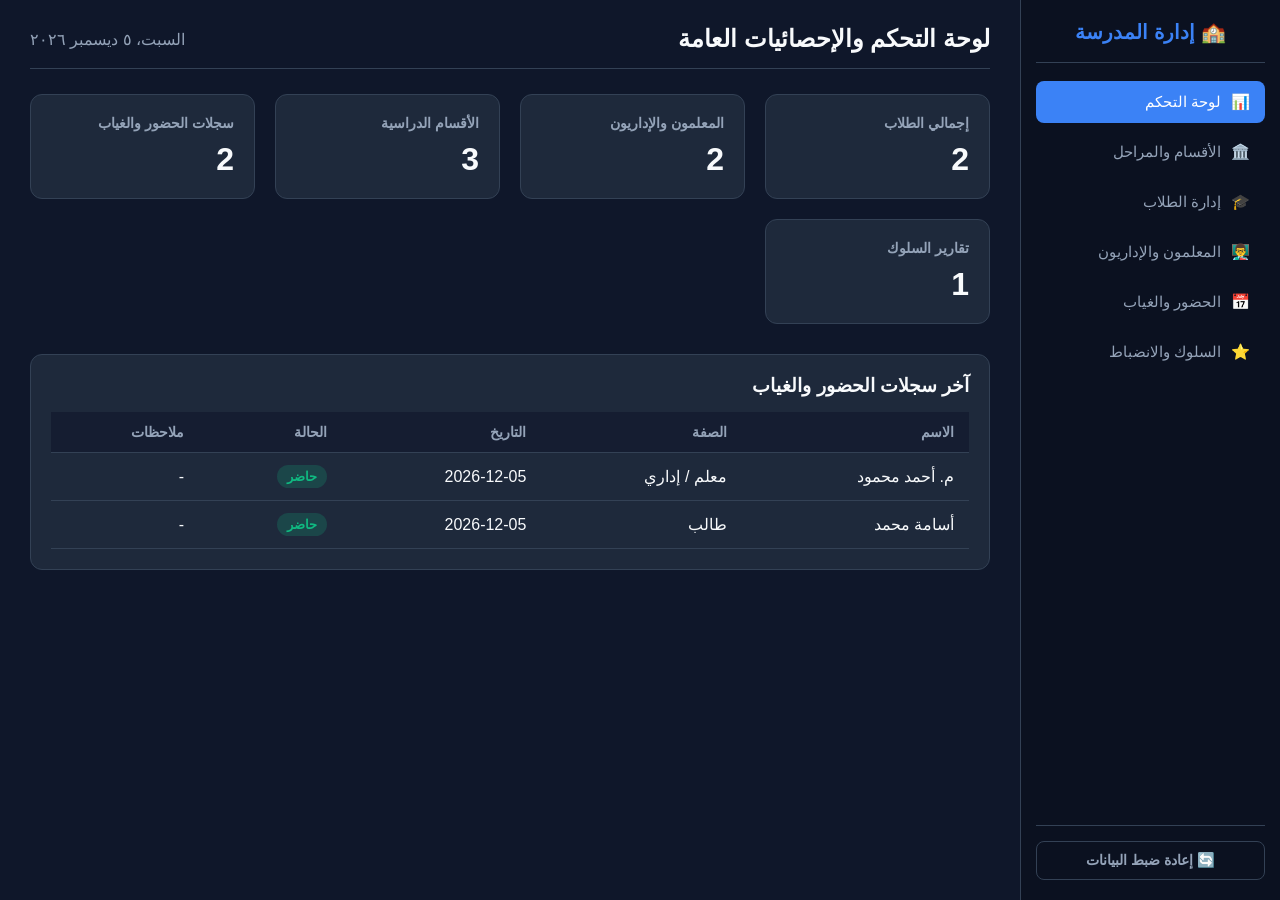
<file: index3.html>
<!doctype html>
<html lang="ar" dir="rtl">
  <head>
    <meta charset="UTF-8" />
    <meta name="viewport" content="width=device-width, initial-scale=1.0" />
    <title>نظام إدارة المدرسة المتكامل | نسخة التجربة الموحدة</title>
    <style>
      :root {
        --bg-main: #0f172a;
        --bg-card: #1e293b;
        --bg-sidebar: #0b1120;
        --border-color: #334155;
        --text-primary: #f8fafc;
        --text-secondary: #94a3b8;
        --accent: #3b82f6;
        --accent-hover: #2563eb;
        --success: #10b981;
        --warning: #f59e0b;
        --danger: #ef4444;
      }

      * {
        box-sizing: border-box;
        margin: 0;
        padding: 0;
        font-family: "Segoe UI", Tahoma, Geneva, Verdana, sans-serif;
      }

      body {
        background-color: var(--bg-main);
        color: var(--text-primary);
        display: flex;
        min-height: 100vh;
      }

      /* القائمة الجانبية */
      .sidebar {
        width: 260px;
        background-color: var(--bg-sidebar);
        border-left: 1px solid var(--border-color);
        padding: 20px 15px;
        display: flex;
        flex-direction: column;
        justify-content: space-between;
        position: fixed;
        height: 100vh;
        right: 0;
        top: 0;
        z-index: 100;
      }

      .brand {
        font-size: 1.25rem;
        font-weight: bold;
        color: var(--accent);
        padding-bottom: 18px;
        margin-bottom: 18px;
        border-bottom: 1px solid var(--border-color);
        text-align: center;
      }

      .nav-links {
        list-style: none;
        display: flex;
        flex-direction: column;
        gap: 8px;
      }

      .nav-links button {
        width: 100%;
        background: transparent;
        border: none;
        display: flex;
        align-items: center;
        gap: 10px;
        padding: 12px 15px;
        color: var(--text-secondary);
        border-radius: 8px;
        cursor: pointer;
        font-size: 0.95rem;
        font-weight: 500;
        transition: 0.2s;
        text-align: right;
      }

      .nav-links button:hover,
      .nav-links button.active {
        background-color: var(--accent);
        color: #fff;
      }

      .sidebar-footer {
        border-top: 1px solid var(--border-color);
        padding-top: 15px;
      }

      /* المحتوى الرئيسي */
      .main-content {
        margin-right: 260px;
        flex: 1;
        padding: 25px 30px;
      }

      .topbar {
        display: flex;
        justify-content: space-between;
        align-items: center;
        flex-wrap: wrap;
        gap: 15px;
        margin-bottom: 25px;
        padding-bottom: 15px;
        border-bottom: 1px solid var(--border-color);
      }

      .page-section {
        display: none;
        animation: fadeIn 0.25s ease-in-out;
      }

      .page-section.active {
        display: block;
      }

      @keyframes fadeIn {
        from {
          opacity: 0;
          transform: translateY(6px);
        }
        to {
          opacity: 1;
          transform: translateY(0);
        }
      }

      /* البطاقات الإحصائية */
      .stats-grid {
        display: grid;
        grid-template-columns: repeat(auto-fit, minmax(200px, 1fr));
        gap: 20px;
        margin-bottom: 30px;
      }

      .stat-card {
        background-color: var(--bg-card);
        border: 1px solid var(--border-color);
        padding: 20px;
        border-radius: 12px;
      }

      .stat-card h3 {
        font-size: 0.9rem;
        color: var(--text-secondary);
        margin-bottom: 10px;
      }

      .stat-card .number {
        font-size: 2rem;
        font-weight: bold;
        color: var(--text-primary);
      }

      /* البطاقات والنماذج */
      .card-box {
        background-color: var(--bg-card);
        border: 1px solid var(--border-color);
        border-radius: 12px;
        padding: 20px;
        margin-bottom: 25px;
      }

      .form-grid {
        display: grid;
        grid-template-columns: repeat(auto-fit, minmax(200px, 1fr));
        gap: 15px;
        margin-top: 15px;
      }

      input,
      select {
        width: 100%;
        padding: 10px 12px;
        background-color: var(--bg-main);
        border: 1px solid var(--border-color);
        border-radius: 8px;
        color: var(--text-primary);
        outline: none;
        font-size: 0.95rem;
      }

      input:focus,
      select:focus {
        border-color: var(--accent);
      }

      .btn {
        padding: 10px 18px;
        border: none;
        border-radius: 8px;
        cursor: pointer;
        font-weight: 600;
        transition: 0.2s;
        font-size: 0.9rem;
      }

      .btn-primary {
        background-color: var(--accent);
        color: #fff;
      }
      .btn-primary:hover {
        background-color: var(--accent-hover);
      }
      .btn-danger {
        background-color: var(--danger);
        color: #fff;
        padding: 6px 12px;
        font-size: 0.85rem;
      }
      .btn-outline {
        width: 100%;
        background: transparent;
        border: 1px solid var(--border-color);
        color: var(--text-secondary);
      }
      .btn-outline:hover {
        border-color: var(--warning);
        color: var(--warning);
      }

      /* الجداول */
      .table-container {
        overflow-x: auto;
      }

      table {
        width: 100%;
        border-collapse: collapse;
        margin-top: 15px;
      }

      th,
      td {
        padding: 12px 15px;
        text-align: right;
        border-bottom: 1px solid var(--border-color);
      }

      th {
        background-color: rgba(15, 23, 42, 0.6);
        color: var(--text-secondary);
        font-size: 0.9rem;
      }

      .badge {
        padding: 4px 10px;
        border-radius: 20px;
        font-size: 0.8rem;
        font-weight: bold;
        display: inline-block;
      }

      .badge-success {
        background: rgba(16, 185, 129, 0.2);
        color: var(--success);
      }
      .badge-danger {
        background: rgba(239, 68, 68, 0.2);
        color: var(--danger);
      }
      .badge-warning {
        background: rgba(245, 158, 11, 0.2);
        color: var(--warning);
      }

      @media (max-width: 768px) {
        .sidebar {
          width: 70px;
          padding: 15px 8px;
        }
        .brand,
        .nav-links span.label,
        .sidebar-footer {
          display: none;
        }
        .nav-links button {
          justify-content: center;
          padding: 12px;
        }
        .main-content {
          margin-right: 70px;
          padding: 15px;
        }
      }
    </style>
  </head>
  <body>
    <!-- القائمة الجانبية -->
    <aside class="sidebar">
      <div>
        <div class="brand">🏫 إدارة المدرسة</div>
        <ul class="nav-links" id="navMenu">
          <li>
            <button class="active" data-target="dashboard">
              <span>📊</span><span class="label">لوحة التحكم</span>
            </button>
          </li>
          <li>
            <button data-target="departments">
              <span>🏛️</span><span class="label">الأقسام والمراحل</span>
            </button>
          </li>
          <li>
            <button data-target="students">
              <span>🎓</span><span class="label">إدارة الطلاب</span>
            </button>
          </li>
          <li>
            <button data-target="teachers">
              <span>👨‍🏫</span><span class="label">المعلمون والإداريون</span>
            </button>
          </li>
          <li>
            <button data-target="attendance">
              <span>📅</span><span class="label">الحضور والغياب</span>
            </button>
          </li>
          <li>
            <button data-target="behavior">
              <span>⭐</span><span class="label">السلوك والانضباط</span>
            </button>
          </li>
        </ul>
      </div>
      <div class="sidebar-footer">
        <button class="btn btn-outline" onclick="resetDemoData()">
          🔄 إعادة ضبط البيانات
        </button>
      </div>
    </aside>

    <!-- المحتوى الرئيسي -->
    <main class="main-content">
      <!-- 1. لوحة التحكم -->
      <section id="dashboard" class="page-section active">
        <div class="topbar">
          <h1>لوحة التحكم والإحصائيات العامة</h1>
          <span id="todayDate" style="color: var(--text-secondary)"></span>
        </div>
        <div class="stats-grid" id="statsGrid"></div>
        <div class="card-box">
          <h3>آخر سجلات الحضور والغياب</h3>
          <div class="table-container">
            <table>
              <thead>
                <tr>
                  <th>الاسم</th>
                  <th>الصفة</th>
                  <th>التاريخ</th>
                  <th>الحالة</th>
                  <th>ملاحظات</th>
                </tr>
              </thead>
              <tbody id="recentAttendance"></tbody>
            </table>
          </div>
        </div>
      </section>

      <!-- 2. الأقسام والمراحل -->
      <section id="departments" class="page-section">
        <div class="topbar">
          <h1>إدارة الأقسام والمراحل الدراسية</h1>
        </div>
        <div class="card-box">
          <h3>إضافة قسم جديد</h3>
          <form id="deptForm" class="form-grid">
            <input
              type="text"
              id="deptName"
              placeholder="اسم القسم (مثال: قسم البرمجة)"
              required
            />
            <input
              type="text"
              id="deptHead"
              placeholder="رئيس القسم / المشرف"
              required
            />
            <input
              type="text"
              id="deptStage"
              placeholder="المرحلة الدراسية"
              required
            />
            <input
              type="number"
              id="deptCapacity"
              placeholder="السعة الاستيعابية"
              min="1"
              required
            />
            <button type="submit" class="btn btn-primary">حفظ القسم</button>
          </form>
        </div>
        <div class="card-box">
          <h3>قائمة الأقسام المسجلة</h3>
          <div class="table-container">
            <table>
              <thead>
                <tr>
                  <th>اسم القسم</th>
                  <th>رئيس القسم</th>
                  <th>المرحلة</th>
                  <th>السعة</th>
                  <th>إجراءات</th>
                </tr>
              </thead>
              <tbody id="deptTable"></tbody>
            </table>
          </div>
        </div>
      </section>

      <!-- 3. إدارة الطلاب -->
      <section id="students" class="page-section">
        <div class="topbar">
          <h1>إدارة شؤون الطلاب</h1>
          <input
            type="text"
            id="searchStudent"
            placeholder="🔍 ابحث باسم الطالب أو القسم..."
            style="max-width: 280px"
          />
        </div>
        <div class="card-box">
          <h3>تسجيل طالب جديد</h3>
          <form id="studentForm" class="form-grid">
            <input
              type="text"
              id="studentName"
              placeholder="اسم الطالب رباعي"
              required
            />
            <select id="studentDept" required></select>
            <input
              type="text"
              id="studentGrade"
              placeholder="الصف الدراسي"
              required
            />
            <input
              type="tel"
              id="parentPhone"
              placeholder="رقم ولي الأمر"
              required
            />
            <button type="submit" class="btn btn-primary">إضافة الطالب</button>
          </form>
        </div>
        <div class="card-box">
          <h3>سجل الطلاب</h3>
          <div class="table-container">
            <table>
              <thead>
                <tr>
                  <th>اسم الطالب</th>
                  <th>القسم</th>
                  <th>الصف</th>
                  <th>ولي الأمر</th>
                  <th>نقاط السلوك</th>
                  <th>إجراءات</th>
                </tr>
              </thead>
              <tbody id="studentsTable"></tbody>
            </table>
          </div>
        </div>
      </section>

      <!-- 4. المعلمون والإداريون -->
      <section id="teachers" class="page-section">
        <div class="topbar">
          <h1>إدارة المعلمين والإداريين</h1>
        </div>
        <div class="card-box">
          <h3>إضافة معلم أو موظف إداري</h3>
          <form id="staffForm" class="form-grid">
            <input
              type="text"
              id="staffName"
              placeholder="الاسم بالكامل"
              required
            />
            <select id="staffRole">
              <option value="معلم">معلم</option>
              <option value="معلم أول">معلم أول</option>
              <option value="مشرف قسم">مشرف قسم</option>
              <option value="إداري">إداري / شؤون</option>
              <option value="أمن / خدمات">أمن / خدمات</option>
            </select>
            <select id="staffDept" required></select>
            <input
              type="tel"
              id="staffPhone"
              placeholder="رقم الهاتف"
              required
            />
            <button type="submit" class="btn btn-primary">حفظ البيانات</button>
          </form>
        </div>
        <div class="card-box">
          <h3>قائمة الكادر التعليمي والإداري</h3>
          <div class="table-container">
            <table>
              <thead>
                <tr>
                  <th>الاسم</th>
                  <th>المسمى الوظيفي</th>
                  <th>القسم التابع له</th>
                  <th>رقم الهاتف</th>
                  <th>الحالة</th>
                  <th>إجراءات</th>
                </tr>
              </thead>
              <tbody id="staffTable"></tbody>
            </table>
          </div>
        </div>
      </section>

      <!-- 5. الحضور والغياب -->
      <section id="attendance" class="page-section">
        <div class="topbar">
          <h1>سجل الحضور والغياب اليومي</h1>
        </div>
        <div class="card-box">
          <h3>تسجيل حالة حضور / غياب</h3>
          <form id="attendanceForm" class="form-grid">
            <select id="personType" onchange="updatePersonList()">
              <option value="طالب">طالب</option>
              <option value="معلم / إداري">معلم / إداري</option>
            </select>
            <select id="personName" required></select>
            <input type="date" id="attDate" required />
            <select id="attStatus">
              <option value="حاضر">حاضر</option>
              <option value="غائب">غائب</option>
              <option value="متأخر">متأخر</option>
              <option value="إذن رسمي">إذن رسمي</option>
            </select>
            <input type="text" id="attNotes" placeholder="ملاحظات (اختياري)" />
            <button type="submit" class="btn btn-primary">تسجيل الحالة</button>
          </form>
        </div>
        <div class="card-box">
          <h3>سجل الحضور والغياب</h3>
          <div class="table-container">
            <table>
              <thead>
                <tr>
                  <th>التاريخ</th>
                  <th>الاسم</th>
                  <th>الصفة</th>
                  <th>الحالة</th>
                  <th>ملاحظات</th>
                  <th>إجراءات</th>
                </tr>
              </thead>
              <tbody id="attendanceTable"></tbody>
            </table>
          </div>
        </div>
      </section>

      <!-- 6. السلوك والانضباط -->
      <section id="behavior" class="page-section">
        <div class="topbar">
          <h1>سجل السلوك والانضباط الطلابي</h1>
        </div>
        <div class="card-box">
          <h3>تسجيل تقييم سلوكي أو مخالفة</h3>
          <form id="behaviorForm" class="form-grid">
            <select id="behStudent" required></select>
            <select id="behType">
              <option value="إيجابي">سلوك إيجابي / تميز (+)</option>
              <option value="مخالفة">مخالفة سلوكية (-)</option>
            </select>
            <input
              type="number"
              id="behPoints"
              placeholder="عدد النقاط (مثال: 5)"
              min="1"
              max="50"
              required
            />
            <input
              type="text"
              id="behReason"
              placeholder="السبب / التفاصيل"
              required
            />
            <button type="submit" class="btn btn-primary">
              تسجيل وتحديث النقاط
            </button>
          </form>
        </div>
        <div class="card-box">
          <h3>سجل السلوكيات</h3>
          <div class="table-container">
            <table>
              <thead>
                <tr>
                  <th>التاريخ</th>
                  <th>اسم الطالب</th>
                  <th>النوع</th>
                  <th>النقاط</th>
                  <th>السبب</th>
                  <th>إجراءات</th>
                </tr>
              </thead>
              <tbody id="behaviorTable"></tbody>
            </table>
          </div>
        </div>
      </section>
    </main>

    <script>
      // ================= 1. إدارة البيانات المركزية (DB) =================
      const DB = {
        init() {
          if (!localStorage.getItem("sms_demo_v1")) {
            const today = new Date().toISOString().split("T")[0];
            const initialData = {
              departments: [
                {
                  id: 1,
                  name: "قسم البرمجة وتطوير الويب",
                  head: "م. أحمد محمود",
                  stage: "الثانوي التكنولوجي",
                  capacity: 120,
                },
                {
                  id: 2,
                  name: "قسم الشبكات وأمن المعلومات",
                  head: "م. سارة علي",
                  stage: "الثانوي التكنولوجي",
                  capacity: 90,
                },
                {
                  id: 3,
                  name: "الإدارة وشؤون العاملين",
                  head: "أ. محمود حسن",
                  stage: "إداري",
                  capacity: 30,
                },
              ],
              students: [
                {
                  id: 1001,
                  name: "أسامة محمد",
                  department: "قسم البرمجة وتطوير الويب",
                  grade: "الصف الثاني الثانوي",
                  parentPhone: "01000000001",
                  behaviorScore: 105,
                },
                {
                  id: 1002,
                  name: "يوسف خالد",
                  department: "قسم الشبكات وأمن المعلومات",
                  grade: "الصف الأول الثانوي",
                  parentPhone: "01000000002",
                  behaviorScore: 95,
                },
              ],
              staff: [
                {
                  id: 201,
                  name: "م. أحمد محمود",
                  role: "معلم أول",
                  department: "قسم البرمجة وتطوير الويب",
                  phone: "01100000001",
                  status: "نشط",
                },
                {
                  id: 202,
                  name: "أ. محمود حسن",
                  role: "إداري",
                  department: "الإدارة وشؤون العاملين",
                  phone: "01100000002",
                  status: "نشط",
                },
              ],
              attendance: [
                {
                  id: 1,
                  date: today,
                  personName: "أسامة محمد",
                  personType: "طالب",
                  status: "حاضر",
                  notes: "-",
                },
                {
                  id: 2,
                  date: today,
                  personName: "م. أحمد محمود",
                  personType: "معلم / إداري",
                  status: "حاضر",
                  notes: "-",
                },
              ],
              behavior: [
                {
                  id: 1,
                  date: today,
                  studentName: "أسامة محمد",
                  type: "إيجابي",
                  points: "+5",
                  reason: "الالتزام وتسليم مشروع الويب في الموعد",
                },
              ],
            };

            for (const [key, value] of Object.entries(initialData)) {
              localStorage.setItem(`sms_demo_${key}`, JSON.stringify(value));
            }
            localStorage.setItem("sms_demo_v1", "true");
          }
        },

        getAll(table) {
          return JSON.parse(localStorage.getItem(`sms_demo_${table}`)) || [];
        },

        saveAll(table, data) {
          localStorage.setItem(`sms_demo_${table}`, JSON.stringify(data));
        },

        add(table, item) {
          const data = this.getAll(table);
          item.id = Date.now();
          data.push(item);
          this.saveAll(table, data);
          return item;
        },

        remove(table, id) {
          const data = this.getAll(table).filter((item) => item.id !== id);
          this.saveAll(table, data);
        },
      };

      function resetDemoData() {
        if (confirm("هل تريد استعادة البيانات التجريبية الافتراضية؟")) {
          localStorage.removeItem("sms_demo_v1");
          DB.init();
          refreshAllViews();
        }
      }

      // ================= 2. التنقل بين الأقسام (Tabs) =================
      document.querySelectorAll("#navMenu button").forEach((btn) => {
        btn.addEventListener("click", () => {
          document
            .querySelectorAll("#navMenu button")
            .forEach((b) => b.classList.remove("active"));
          document
            .querySelectorAll(".page-section")
            .forEach((sec) => sec.classList.remove("active"));

          btn.classList.add("active");
          const targetId = btn.getAttribute("data-target");
          document.getElementById(targetId).classList.add("active");
          refreshAllViews();
        });
      });

      // ================= 3. تحديث القوائم المنسدلة المشتركة =================
      function syncDropdowns() {
        const depts = DB.getAll("departments");
        const deptOptions = depts
          .map((d) => `<option value="${d.name}">${d.name}</option>`)
          .join("");
        document.getElementById("studentDept").innerHTML = deptOptions;
        document.getElementById("staffDept").innerHTML = deptOptions;

        const students = DB.getAll("students");
        document.getElementById("behStudent").innerHTML = students
          .map((s) => `<option value="${s.name}">${s.name}</option>`)
          .join("");

        updatePersonList();
      }

      function updatePersonList() {
        const type = document.getElementById("personType").value;
        const list =
          type === "طالب" ? DB.getAll("students") : DB.getAll("staff");
        document.getElementById("personName").innerHTML = list
          .map((p) => `<option value="${p.name}">${p.name}</option>`)
          .join("");
      }

      // ================= 4. لوحة التحكم =================
      function renderDashboard() {
        document.getElementById("todayDate").textContent =
          new Date().toLocaleDateString("ar-EG", {
            weekday: "long",
            year: "numeric",
            month: "long",
            day: "numeric",
          });

        const stats = [
          { title: "إجمالي الطلاب", count: DB.getAll("students").length },
          { title: "المعلمون والإداريون", count: DB.getAll("staff").length },
          { title: "الأقسام الدراسية", count: DB.getAll("departments").length },
          {
            title: "سجلات الحضور والغياب",
            count: DB.getAll("attendance").length,
          },
          { title: "تقارير السلوك", count: DB.getAll("behavior").length },
        ];

        document.getElementById("statsGrid").innerHTML = stats
          .map(
            (s) => `
        <div class="stat-card">
          <h3>${s.title}</h3>
          <div class="number">${s.count}</div>
        </div>
      `,
          )
          .join("");

        const recent = DB.getAll("attendance").slice(-5).reverse();
        document.getElementById("recentAttendance").innerHTML = recent
          .map(
            (a) => `
        <tr>
          <td>${a.personName}</td>
          <td>${a.personType}</td>
          <td>${a.date}</td>
          <td><span class="badge ${a.status === "حاضر" ? "badge-success" : a.status === "غائب" ? "badge-danger" : "badge-warning"}">${a.status}</span></td>
          <td>${a.notes}</td>
        </tr>
      `,
          )
          .join("");
      }

      // ================= 5. الأقسام والمراحل =================
      function renderDepartments() {
        const list = DB.getAll("departments");
        document.getElementById("deptTable").innerHTML = list
          .map(
            (d) => `
        <tr>
          <td>${d.name}</td>
          <td>${d.head}</td>
          <td>${d.stage}</td>
          <td>${d.capacity} طالب</td>
          <td><button class="btn btn-danger" onclick="deleteItem('departments', ${d.id})">حذف</button></td>
        </tr>
      `,
          )
          .join("");
      }

      document.getElementById("deptForm").addEventListener("submit", (e) => {
        e.preventDefault();
        DB.add("departments", {
          name: document.getElementById("deptName").value,
          head: document.getElementById("deptHead").value,
          stage: document.getElementById("deptStage").value,
          capacity: document.getElementById("deptCapacity").value,
        });
        e.target.reset();
        refreshAllViews();
      });

      // ================= 6. الطلاب =================
      function renderStudents(filter = "") {
        const students = DB.getAll("students").filter(
          (s) => s.name.includes(filter) || s.department.includes(filter),
        );

        document.getElementById("studentsTable").innerHTML = students
          .map(
            (s) => `
        <tr>
          <td>${s.name}</td>
          <td>${s.department}</td>
          <td>${s.grade}</td>
          <td>${s.parentPhone}</td>
          <td><span class="badge ${s.behaviorScore >= 80 ? "badge-success" : "badge-warning"}">${s.behaviorScore} نقطة</span></td>
          <td><button class="btn btn-danger" onclick="deleteItem('students', ${s.id})">حذف</button></td>
        </tr>
      `,
          )
          .join("");
      }

      document.getElementById("studentForm").addEventListener("submit", (e) => {
        e.preventDefault();
        DB.add("students", {
          name: document.getElementById("studentName").value,
          department: document.getElementById("studentDept").value,
          grade: document.getElementById("studentGrade").value,
          parentPhone: document.getElementById("parentPhone").value,
          behaviorScore: 100,
        });
        e.target.reset();
        refreshAllViews();
      });

      document
        .getElementById("searchStudent")
        .addEventListener("input", (e) => {
          renderStudents(e.target.value.trim());
        });

      // ================= 7. المعلمون والإداريون =================
      function renderStaff() {
        const staff = DB.getAll("staff");
        document.getElementById("staffTable").innerHTML = staff
          .map(
            (m) => `
        <tr>
          <td>${m.name}</td>
          <td>${m.role}</td>
          <td>${m.department}</td>
          <td>${m.phone}</td>
          <td><span class="badge badge-success">${m.status}</span></td>
          <td><button class="btn btn-danger" onclick="deleteItem('staff', ${m.id})">حذف</button></td>
        </tr>
      `,
          )
          .join("");
      }

      document.getElementById("staffForm").addEventListener("submit", (e) => {
        e.preventDefault();
        DB.add("staff", {
          name: document.getElementById("staffName").value,
          role: document.getElementById("staffRole").value,
          department: document.getElementById("staffDept").value,
          phone: document.getElementById("staffPhone").value,
          status: "نشط",
        });
        e.target.reset();
        refreshAllViews();
      });

      // ================= 8. الحضور والغياب =================
      document.getElementById("attDate").value = new Date()
        .toISOString()
        .split("T")[0];

      function renderAttendance() {
        const records = DB.getAll("attendance").slice().reverse();
        document.getElementById("attendanceTable").innerHTML = records
          .map((r) => {
            const badgeClass =
              r.status === "حاضر"
                ? "badge-success"
                : r.status === "غائب"
                  ? "badge-danger"
                  : "badge-warning";
            return `
          <tr>
            <td>${r.date}</td>
            <td>${r.personName}</td>
            <td>${r.personType}</td>
            <td><span class="badge ${badgeClass}">${r.status}</span></td>
            <td>${r.notes || "-"}</td>
            <td><button class="btn btn-danger" onclick="deleteItem('attendance', ${r.id})">حذف</button></td>
          </tr>
        `;
          })
          .join("");
      }

      document
        .getElementById("attendanceForm")
        .addEventListener("submit", (e) => {
          e.preventDefault();
          DB.add("attendance", {
            personType: document.getElementById("personType").value,
            personName: document.getElementById("personName").value,
            date: document.getElementById("attDate").value,
            status: document.getElementById("attStatus").value,
            notes: document.getElementById("attNotes").value || "-",
          });
          document.getElementById("attNotes").value = "";
          refreshAllViews();
        });

      // ================= 9. السلوك والانضباط =================
      function renderBehavior() {
        const records = DB.getAll("behavior").slice().reverse();
        document.getElementById("behaviorTable").innerHTML = records
          .map(
            (b) => `
        <tr>
          <td>${b.date}</td>
          <td>${b.studentName}</td>
          <td><span class="badge ${b.type === "إيجابي" ? "badge-success" : "badge-danger"}">${b.type}</span></td>
          <td><strong>${b.points}</strong></td>
          <td>${b.reason}</td>
          <td><button class="btn btn-danger" onclick="deleteItem('behavior', ${b.id})">حذف</button></td>
        </tr>
      `,
          )
          .join("");
      }

      document
        .getElementById("behaviorForm")
        .addEventListener("submit", (e) => {
          e.preventDefault();
          const studentName = document.getElementById("behStudent").value;
          const type = document.getElementById("behType").value;
          const rawPoints = parseInt(
            document.getElementById("behPoints").value,
            10,
          );
          const signedPoints =
            type === "إيجابي" ? `+${rawPoints}` : `-${rawPoints}`;

          const students = DB.getAll("students");
          const target = students.find((s) => s.name === studentName);
          if (target) {
            target.behaviorScore =
              type === "إيجابي"
                ? target.behaviorScore + rawPoints
                : Math.max(0, target.behaviorScore - rawPoints);
            DB.saveAll("students", students);
          }

          DB.add("behavior", {
            date: new Date().toISOString().split("T")[0],
            studentName,
            type,
            points: signedPoints,
            reason: document.getElementById("behReason").value,
          });

          e.target.reset();
          refreshAllViews();
        });

      // ================= 10. الحذف والتحديث الشامل =================
      function deleteItem(table, id) {
        DB.remove(table, id);
        refreshAllViews();
      }

      function refreshAllViews() {
        syncDropdowns();
        renderDashboard();
        renderDepartments();
        renderStudents(document.getElementById("searchStudent").value.trim());
        renderStaff();
        renderAttendance();
        renderBehavior();
      }

      // تشغيل النظام عند فتح الصفحة
      DB.init();
      refreshAllViews();
    </script>
  </body>
</html>
</file>
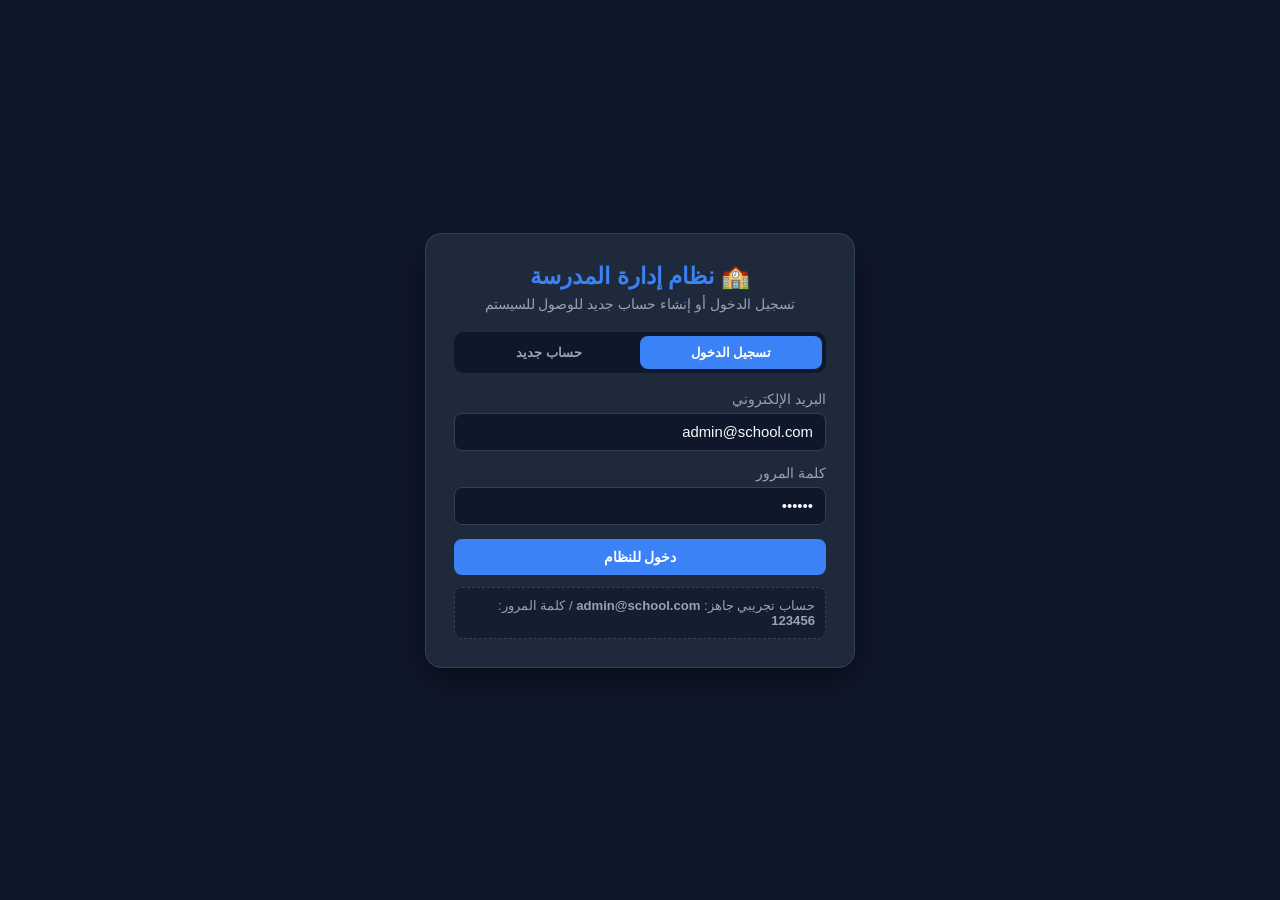
<file: index4.html>
<!doctype html>
<html lang="ar" dir="rtl">
  <head>
    <meta charset="UTF-8" />
    <meta name="viewport" content="width=device-width, initial-scale=1.0" />
    <title>نظام إدارة المدرسة المتكامل | نسخة معدلة</title>
    <style>
      :root {
        --bg-main: #0f172a;
        --bg-card: #1e293b;
        --bg-sidebar: #0b1120;
        --border-color: #334155;
        --text-primary: #f8fafc;
        --text-secondary: #94a3b8;
        --accent: #3b82f6;
        --accent-hover: #2563eb;
        --success: #10b981;
        --warning: #f59e0b;
        --danger: #ef4444;
      }

      * {
        box-sizing: border-box;
        margin: 0;
        padding: 0;
        font-family: "Segoe UI", Tahoma, Geneva, Verdana, sans-serif;
      }

      body {
        background-color: var(--bg-main);
        color: var(--text-primary);
        min-height: 100vh;
      }

      .hidden {
        display: none !important;
      }

      /* ================= شاشة تسجيل الدخول ================= */
      #authScreen {
        display: flex;
        justify-content: center;
        align-items: center;
        min-height: 100vh;
        padding: 20px;
      }

      .auth-box {
        background-color: var(--bg-card);
        border: 1px solid var(--border-color);
        border-radius: 16px;
        width: 100%;
        max-width: 430px;
        padding: 28px;
        box-shadow: 0 12px 30px rgba(0, 0, 0, 0.45);
      }

      .auth-header {
        text-align: center;
        margin-bottom: 20px;
      }

      .auth-header h1 {
        color: var(--accent);
        font-size: 1.45rem;
        margin-bottom: 6px;
      }
      .auth-header p {
        color: var(--text-secondary);
        font-size: 0.9rem;
      }

      .auth-tabs {
        display: flex;
        background-color: var(--bg-main);
        padding: 4px;
        border-radius: 10px;
        margin-bottom: 18px;
      }

      .auth-tabs button {
        flex: 1;
        padding: 9px;
        border: none;
        background: transparent;
        color: var(--text-secondary);
        border-radius: 8px;
        cursor: pointer;
        font-weight: 600;
      }

      .auth-tabs button.active {
        background-color: var(--accent);
        color: #fff;
      }

      .form-group {
        margin-bottom: 14px;
      }
      .form-group label {
        display: block;
        margin-bottom: 6px;
        font-size: 0.88rem;
        color: var(--text-secondary);
      }

      .demo-hint {
        margin-top: 12px;
        font-size: 0.82rem;
        color: var(--text-secondary);
        background: rgba(15, 23, 42, 0.6);
        padding: 10px;
        border-radius: 8px;
        border: 1px dashed var(--border-color);
      }

      .msg {
        margin-top: 12px;
        padding: 9px;
        border-radius: 8px;
        font-size: 0.88rem;
        text-align: center;
        display: none;
      }
      .msg.error {
        display: block;
        background: rgba(239, 68, 68, 0.2);
        color: var(--danger);
      }
      .msg.success {
        display: block;
        background: rgba(16, 185, 129, 0.2);
        color: var(--success);
      }

      /* ================= هيكل السيستم بعد الدخول ================= */
      #appScreen {
        display: flex;
        min-height: 100vh;
      }

      .sidebar {
        width: 265px;
        background-color: var(--bg-sidebar);
        border-left: 1px solid var(--border-color);
        padding: 18px 14px;
        display: flex;
        flex-direction: column;
        justify-content: space-between;
        position: fixed;
        height: 100vh;
        right: 0;
        top: 0;
        z-index: 100;
      }

      .brand {
        font-size: 1.2rem;
        font-weight: bold;
        color: var(--accent);
        padding-bottom: 16px;
        margin-bottom: 16px;
        border-bottom: 1px solid var(--border-color);
        text-align: center;
      }

      .nav-links {
        list-style: none;
        display: flex;
        flex-direction: column;
        gap: 7px;
      }

      .nav-links button {
        width: 100%;
        background: transparent;
        border: none;
        display: flex;
        align-items: center;
        gap: 10px;
        padding: 11px 14px;
        color: var(--text-secondary);
        border-radius: 8px;
        cursor: pointer;
        font-size: 0.93rem;
        font-weight: 500;
        transition: 0.2s;
        text-align: right;
      }

      .nav-links button:hover,
      .nav-links button.active {
        background-color: var(--accent);
        color: #fff;
      }

      .sidebar-footer {
        border-top: 1px solid var(--border-color);
        padding-top: 12px;
        display: flex;
        flex-direction: column;
        gap: 8px;
      }

      .main-content {
        margin-right: 265px;
        flex: 1;
        padding: 24px 28px;
      }

      .topbar {
        display: flex;
        justify-content: space-between;
        align-items: center;
        flex-wrap: wrap;
        gap: 12px;
        margin-bottom: 24px;
        padding-bottom: 14px;
        border-bottom: 1px solid var(--border-color);
      }

      .user-chip {
        background-color: var(--bg-card);
        border: 1px solid var(--border-color);
        padding: 6px 14px;
        border-radius: 20px;
        font-size: 0.88rem;
        color: var(--text-secondary);
      }

      .page-section {
        display: none;
        animation: fadeIn 0.22s ease;
      }

      .page-section.active {
        display: block;
      }

      @keyframes fadeIn {
        from {
          opacity: 0;
          transform: translateY(5px);
        }
        to {
          opacity: 1;
          transform: translateY(0);
        }
      }

      .stats-grid {
        display: grid;
        grid-template-columns: repeat(auto-fit, minmax(195px, 1fr));
        gap: 18px;
        margin-bottom: 26px;
      }

      .stat-card {
        background-color: var(--bg-card);
        border: 1px solid var(--border-color);
        padding: 18px;
        border-radius: 12px;
      }

      .stat-card h3 {
        font-size: 0.88rem;
        color: var(--text-secondary);
        margin-bottom: 8px;
      }
      .stat-card .number {
        font-size: 1.9rem;
        font-weight: bold;
      }

      .card-box {
        background-color: var(--bg-card);
        border: 1px solid var(--border-color);
        border-radius: 12px;
        padding: 20px;
        margin-bottom: 22px;
      }

      .form-grid {
        display: grid;
        grid-template-columns: repeat(auto-fit, minmax(195px, 1fr));
        gap: 14px;
        margin-top: 14px;
      }

      input,
      select {
        width: 100%;
        padding: 10px 12px;
        background-color: var(--bg-main);
        border: 1px solid var(--border-color);
        border-radius: 8px;
        color: var(--text-primary);
        outline: none;
        font-size: 0.93rem;
      }

      input:focus,
      select:focus {
        border-color: var(--accent);
      }

      .btn {
        padding: 10px 16px;
        border: none;
        border-radius: 8px;
        cursor: pointer;
        font-weight: 600;
        font-size: 0.9rem;
        transition: 0.2s;
      }

      .btn-primary {
        background-color: var(--accent);
        color: #fff;
      }
      .btn-primary:hover {
        background-color: var(--accent-hover);
      }
      .btn-danger {
        background-color: var(--danger);
        color: #fff;
        padding: 6px 12px;
        font-size: 0.82rem;
      }
      .btn-outline {
        width: 100%;
        background: transparent;
        border: 1px solid var(--border-color);
        color: var(--text-secondary);
        padding: 8px 12px;
        font-size: 0.85rem;
      }
      .btn-outline:hover {
        border-color: var(--warning);
        color: var(--warning);
      }

      .table-container {
        overflow-x: auto;
      }
      table {
        width: 100%;
        border-collapse: collapse;
        margin-top: 12px;
      }
      th,
      td {
        padding: 11px 14px;
        text-align: right;
        border-bottom: 1px solid var(--border-color);
      }
      th {
        background-color: rgba(15, 23, 42, 0.6);
        color: var(--text-secondary);
        font-size: 0.88rem;
      }

      .badge {
        padding: 4px 10px;
        border-radius: 20px;
        font-size: 0.78rem;
        font-weight: bold;
        display: inline-block;
      }
      .badge-success {
        background: rgba(16, 185, 129, 0.2);
        color: var(--success);
      }
      .badge-danger {
        background: rgba(239, 68, 68, 0.2);
        color: var(--danger);
      }
      .badge-warning {
        background: rgba(245, 158, 11, 0.2);
        color: var(--warning);
      }

      @media (max-width: 768px) {
        .sidebar {
          width: 68px;
          padding: 14px 6px;
        }
        .brand,
        .nav-links span.label,
        .sidebar-footer {
          display: none;
        }
        .nav-links button {
          justify-content: center;
          padding: 11px;
        }
        .main-content {
          margin-right: 68px;
          padding: 15px;
        }
      }
    </style>
  </head>
  <body>
    <!-- ================= 1. شاشة تسجيل الدخول وإنشاء الحساب ================= -->
    <section id="authScreen">
      <div class="auth-box">
        <div class="auth-header">
          <h1>🏫 نظام إدارة المدرسة</h1>
          <p>تسجيل الدخول أو إنشاء حساب جديد للوصول للسيستم</p>
        </div>

        <div class="auth-tabs">
          <button
            id="tabLoginBtn"
            class="active"
            onclick="switchAuthTab('login')"
          >
            تسجيل الدخول
          </button>
          <button id="tabRegisterBtn" onclick="switchAuthTab('register')">
            حساب جديد
          </button>
        </div>

        <form id="loginForm">
          <div class="form-group">
            <label>البريد الإلكتروني</label>
            <input
              type="email"
              id="loginEmail"
              value="admin@school.com"
              required
            />
          </div>
          <div class="form-group">
            <label>كلمة المرور</label>
            <input type="password" id="loginPass" value="123456" required />
          </div>
          <button type="submit" class="btn btn-primary" style="width: 100%">
            دخول للنظام
          </button>
        </form>

        <form id="registerForm" class="hidden">
          <div class="form-group">
            <label>الاسم بالكامل</label>
            <input
              type="text"
              id="regName"
              placeholder="الاسم ثلاثي"
              required
            />
          </div>
          <div class="form-group">
            <label>البريد الإلكتروني</label>
            <input
              type="email"
              id="regEmail"
              placeholder="name@school.com"
              required
            />
          </div>
          <div class="form-group">
            <label>الصلاحية</label>
            <select id="regRole">
              <option value="admin">مدير النظام (Admin)</option>
              <option value="teacher">معلم (Teacher)</option>
              <option value="staff">شؤون إدارية (Staff)</option>
            </select>
          </div>
          <div class="form-group">
            <label>كلمة المرور</label>
            <input
              type="password"
              id="regPass"
              placeholder="6 أحرف على الأقل"
              minlength="6"
              required
            />
          </div>
          <button type="submit" class="btn btn-primary" style="width: 100%">
            إنشاء الحساب
          </button>
        </form>

        <div id="authMsg" class="msg"></div>
        <div class="demo-hint">
          حساب تجريبي جاهز: <strong>admin@school.com</strong> / كلمة المرور:
          <strong>123456</strong>
        </div>
      </div>
    </section>

    <!-- ================= 2. السيستم الكامل بعد تسجيل الدخول ================= -->
    <div id="appScreen" class="hidden">
      <aside class="sidebar">
        <div>
          <div class="brand">🏫 إدارة المدرسة</div>
          <ul class="nav-links" id="navMenu">
            <li>
              <button class="active" data-target="dashboard">
                <span>📊</span><span class="label">لوحة التحكم</span>
              </button>
            </li>
            <li>
              <button data-target="departments">
                <span>🏛️</span><span class="label">الأقسام والمراحل</span>
              </button>
            </li>
            <li>
              <button data-target="students">
                <span>🎓</span><span class="label">إدارة الطلاب</span>
              </button>
            </li>
            <li>
              <button data-target="teachers">
                <span>👨‍🏫</span><span class="label">المعلمون والإداريون</span>
              </button>
            </li>
            <li>
              <button data-target="attendance">
                <span>📅</span><span class="label">الحضور والغياب</span>
              </button>
            </li>
            <li>
              <button data-target="behavior">
                <span>⭐</span><span class="label">السلوك والانضباط</span>
              </button>
            </li>
          </ul>
        </div>

        <div class="sidebar-footer">
          <button class="btn btn-outline" onclick="resetDemoData()">
            🔄 إعادة ضبط البيانات
          </button>
          <button
            class="btn btn-danger"
            style="width: 100%"
            onclick="logoutUser()"
          >
            تسجيل الخروج
          </button>
        </div>
      </aside>

      <main class="main-content">
        <!-- لوحة التحكم -->
        <section id="dashboard" class="page-section active">
          <div class="topbar">
            <h1>لوحة التحكم والإحصائيات العامة</h1>
            <div style="display: flex; gap: 10px; align-items: center">
              <span class="user-chip" id="currentUserBadge"></span>
              <span
                id="todayDate"
                style="color: var(--text-secondary); font-size: 0.9rem"
              ></span>
            </div>
          </div>
          <div class="stats-grid" id="statsGrid"></div>
          <div class="card-box">
            <h3>آخر سجلات الحضور والغياب</h3>
            <div class="table-container">
              <table>
                <thead>
                  <tr>
                    <th>الاسم</th>
                    <th>الصفة</th>
                    <th>التاريخ</th>
                    <th>الحالة</th>
                    <th>ملاحظات</th>
                  </tr>
                </thead>
                <tbody id="recentAttendance"></tbody>
              </table>
            </div>
          </div>
        </section>

        <!-- الأقسام والمراحل -->
        <section id="departments" class="page-section">
          <div class="topbar"><h1>إدارة الأقسام والمراحل الدراسية</h1></div>
          <div class="card-box">
            <h3>إضافة قسم جديد</h3>
            <form id="deptForm" class="form-grid">
              <input
                type="text"
                id="deptName"
                placeholder="اسم القسم (مثال: قسم البرمجة)"
                required
              />
              <input
                type="text"
                id="deptHead"
                placeholder="رئيس القسم / المشرف"
                required
              />
              <input
                type="text"
                id="deptStage"
                placeholder="المرحلة الدراسية"
                required
              />
              <input
                type="number"
                id="deptCapacity"
                placeholder="السعة الاستيعابية"
                min="1"
                required
              />
              <button type="submit" class="btn btn-primary">حفظ القسم</button>
            </form>
          </div>
          <div class="card-box">
            <h3>قائمة الأقسام المسجلة</h3>
            <div class="table-container">
              <table>
                <thead>
                  <tr>
                    <th>اسم القسم</th>
                    <th>رئيس القسم</th>
                    <th>المرحلة</th>
                    <th>السعة</th>
                    <th>إجراءات</th>
                  </tr>
                </thead>
                <tbody id="deptTable"></tbody>
              </table>
            </div>
          </div>
        </section>

        <!-- إدارة الطلاب -->
        <section id="students" class="page-section">
          <div class="topbar">
            <h1>إدارة شؤون الطلاب</h1>
            <input
              type="text"
              id="searchStudent"
              placeholder="🔍 ابحث باسم الطالب أو القسم..."
              style="max-width: 280px"
            />
          </div>
          <div class="card-box">
            <h3>تسجيل طالب جديد</h3>
            <form id="studentForm" class="form-grid">
              <input
                type="text"
                id="studentName"
                placeholder="اسم الطالب رباعي"
                required
              />
              <select id="studentDept" required></select>
              <input
                type="text"
                id="studentGrade"
                placeholder="الصف الدراسي"
                required
              />
              <input
                type="tel"
                id="parentPhone"
                placeholder="رقم ولي الأمر"
                required
              />
              <button type="submit" class="btn btn-primary">
                إضافة الطالب
              </button>
            </form>
          </div>
          <div class="card-box">
            <h3>سجل الطلاب</h3>
            <div class="table-container">
              <table>
                <thead>
                  <tr>
                    <th>اسم الطالب</th>
                    <th>القسم</th>
                    <th>الصف</th>
                    <th>ولي الأمر</th>
                    <th>نقاط السلوك</th>
                    <th>إجراءات</th>
                  </tr>
                </thead>
                <tbody id="studentsTable"></tbody>
              </table>
            </div>
          </div>
        </section>

        <!-- المعلمون والإداريون -->
        <section id="teachers" class="page-section">
          <div class="topbar"><h1>إدارة المعلمين والإداريين</h1></div>
          <div class="card-box">
            <h3>إضافة معلم أو موظف إداري</h3>
            <form id="staffForm" class="form-grid">
              <input
                type="text"
                id="staffName"
                placeholder="الاسم بالكامل"
                required
              />
              <select id="staffRole">
                <option value="معلم">معلم</option>
                <option value="معلم أول">معلم أول</option>
                <option value="مشرف قسم">مشرف قسم</option>
                <option value="إداري">إداري / شؤون</option>
                <option value="أمن / خدمات">أمن / خدمات</option>
              </select>
              <select id="staffDept" required></select>
              <input
                type="tel"
                id="staffPhone"
                placeholder="رقم الهاتف"
                required
              />
              <button type="submit" class="btn btn-primary">
                حفظ البيانات
              </button>
            </form>
          </div>
          <div class="card-box">
            <h3>قائمة الكادر التعليمي والإداري</h3>
            <div class="table-container">
              <table>
                <thead>
                  <tr>
                    <th>الاسم</th>
                    <th>المسمى الوظيفي</th>
                    <th>القسم التابع له</th>
                    <th>رقم الهاتف</th>
                    <th>الحالة</th>
                    <th>إجراءات</th>
                  </tr>
                </thead>
                <tbody id="staffTable"></tbody>
              </table>
            </div>
          </div>
        </section>

        <!-- الحضور والغياب -->
        <section id="attendance" class="page-section">
          <div class="topbar"><h1>سجل الحضور والغياب اليومي</h1></div>
          <div class="card-box">
            <h3>تسجيل حالة حضور / غياب</h3>
            <form id="attendanceForm" class="form-grid">
              <select id="personType" onchange="updatePersonList()">
                <option value="طالب">طالب</option>
                <option value="معلم / إداري">معلم / إداري</option>
              </select>
              <select id="personName" required></select>
              <input type="date" id="attDate" required />
              <select id="attStatus">
                <option value="حاضر">حاضر</option>
                <option value="غائب">غائب</option>
                <option value="متأخر">متأخر</option>
                <option value="إذن رسمي">إذن رسمي</option>
              </select>
              <input
                type="text"
                id="attNotes"
                placeholder="ملاحظات (اختياري)"
              />
              <button type="submit" class="btn btn-primary">
                تسجيل الحالة
              </button>
            </form>
          </div>
          <div class="card-box">
            <h3>سجل الحضور والغياب</h3>
            <div class="table-container">
              <table>
                <thead>
                  <tr>
                    <th>التاريخ</th>
                    <th>الاسم</th>
                    <th>الصفة</th>
                    <th>الحالة</th>
                    <th>ملاحظات</th>
                    <th>إجراءات</th>
                  </tr>
                </thead>
                <tbody id="attendanceTable"></tbody>
              </table>
            </div>
          </div>
        </section>

        <!-- السلوك والانضباط -->
        <section id="behavior" class="page-section">
          <div class="topbar"><h1>سجل السلوك والانضباط الطلابي</h1></div>
          <div class="card-box">
            <h3>تسجيل تقييم سلوكي أو مخالفة</h3>
            <form id="behaviorForm" class="form-grid">
              <select id="behStudent" required></select>
              <select id="behType">
                <option value="إيجابي">سلوك إيجابي / تميز (+)</option>
                <option value="مخالفة">مخالفة سلوكية (-)</option>
              </select>
              <input
                type="number"
                id="behPoints"
                placeholder="عدد النقاط (مثال: 5)"
                min="1"
                max="50"
                required
              />
              <input
                type="text"
                id="behReason"
                placeholder="السبب / التفاصيل"
                required
              />
              <button type="submit" class="btn btn-primary">
                تسجيل وتحديث النقاط
              </button>
            </form>
          </div>
          <div class="card-box">
            <h3>سجل السلوكيات</h3>
            <div class="table-container">
              <table>
                <thead>
                  <tr>
                    <th>التاريخ</th>
                    <th>اسم الطالب</th>
                    <th>النوع</th>
                    <th>النقاط</th>
                    <th>السبب</th>
                    <th>إجراءات</th>
                  </tr>
                </thead>
                <tbody id="behaviorTable"></tbody>
              </table>
            </div>
          </div>
        </section>
      </main>
    </div>

    <script>
      // ================= 1. إعداد Firebase كطبقة جافاسكريبت اختيارية =================
      const USE_FIREBASE = false; // غيّرها إلى true بعد وضع بيانات مشروع Firebase

      const firebaseConfig = {
        apiKey: "YOUR_API_KEY",
        authDomain: "YOUR_PROJECT.firebaseapp.com",
        projectId: "YOUR_PROJECT_ID",
        storageBucket: "YOUR_PROJECT.appspot.com",
        messagingSenderId: "YOUR_SENDER_ID",
        appId: "YOUR_APP_ID",
      };

      let firebaseStore = null;

      async function initFirebase() {
        if (!USE_FIREBASE) return;

        const { initializeApp } =
          await import("https://www.gstatic.com/firebasejs/10.12.0/firebase-app.js");
        const { getFirestore, collection, getDocs, addDoc, deleteDoc, doc } =
          await import("https://www.gstatic.com/firebasejs/10.12.0/firebase-firestore.js");

        const app = initializeApp(firebaseConfig);
        const firestore = getFirestore(app);

        firebaseStore = {
          async getAll(table) {
            const snap = await getDocs(collection(firestore, table));
            return snap.docs.map((item) => ({ id: item.id, ...item.data() }));
          },
          async add(table, data) {
            const ref = await addDoc(collection(firestore, table), data);
            return { id: ref.id, ...data };
          },
          async remove(table, id) {
            await deleteDoc(doc(firestore, table, String(id)));
          },
        };
      }

      // ================= 2. إدارة المستخدمين والصلاحيات =================
      function initUsers() {
        if (!localStorage.getItem("sms_all_users")) {
          localStorage.setItem(
            "sms_all_users",
            JSON.stringify([
              {
                name: "مدير النظام",
                email: "admin@school.com",
                pass: "123456",
                role: "admin",
              },
            ]),
          );
        }
      }

      function switchAuthTab(tab) {
        const msg = document.getElementById("authMsg");
        msg.className = "msg";
        if (tab === "login") {
          document.getElementById("loginForm").classList.remove("hidden");
          document.getElementById("registerForm").classList.add("hidden");
          document.getElementById("tabLoginBtn").classList.add("active");
          document.getElementById("tabRegisterBtn").classList.remove("active");
        } else {
          document.getElementById("loginForm").classList.add("hidden");
          document.getElementById("registerForm").classList.remove("hidden");
          document.getElementById("tabLoginBtn").classList.remove("active");
          document.getElementById("tabRegisterBtn").classList.add("active");
        }
      }

      document.getElementById("loginForm").addEventListener("submit", (e) => {
        e.preventDefault();
        const email = document.getElementById("loginEmail").value.trim();
        const pass = document.getElementById("loginPass").value;
        const users = JSON.parse(localStorage.getItem("sms_all_users")) || [];
        const user = users.find((u) => u.email === email && u.pass === pass);
        const msg = document.getElementById("authMsg");

        if (user) {
          localStorage.setItem("sms_logged_user", JSON.stringify(user));
          msg.textContent = `تم تسجيل الدخول بنجاح (${user.name})`;
          msg.className = "msg success";
          setTimeout(() => showApp(user), 400);
        } else {
          msg.textContent = "بيانات الدخول غير صحيحة";
          msg.className = "msg error";
        }
      });

      document
        .getElementById("registerForm")
        .addEventListener("submit", (e) => {
          e.preventDefault();
          const name = document.getElementById("regName").value.trim();
          const email = document.getElementById("regEmail").value.trim();
          const role = document.getElementById("regRole").value;
          const pass = document.getElementById("regPass").value;
          const users = JSON.parse(localStorage.getItem("sms_all_users")) || [];
          const msg = document.getElementById("authMsg");

          if (users.some((u) => u.email === email)) {
            msg.textContent = "هذا البريد الإلكتروني مسجل بالفعل";
            msg.className = "msg error";
            return;
          }

          users.push({ name, email, role, pass });
          localStorage.setItem("sms_all_users", JSON.stringify(users));
          msg.textContent = "تم إنشاء الحساب! انتقل لتسجيل الدخول.";
          msg.className = "msg success";
          setTimeout(() => switchAuthTab("login"), 900);
        });

      function showApp(user) {
        document.getElementById("authScreen").classList.add("hidden");
        document.getElementById("appScreen").classList.remove("hidden");
        document.getElementById("currentUserBadge").textContent =
          `👤 ${user.name} (${user.role})`;
        DB.init();
        refreshAllViews();
      }

      function logoutUser() {
        localStorage.removeItem("sms_logged_user");
        document.getElementById("appScreen").classList.add("hidden");
        document.getElementById("authScreen").classList.remove("hidden");
      }

      // ================= 3. طبقة البيانات الموحدة (LocalStorage + Firebase) =================
      const DB = {
        init() {
          if (!localStorage.getItem("sms_mod_v1")) {
            const today = new Date().toISOString().split("T")[0];
            const initialData = {
              departments: [
                {
                  id: 1,
                  name: "قسم البرمجة وتطوير الويب",
                  head: "م. أحمد محمود",
                  stage: "الثانوي التكنولوجي",
                  capacity: 120,
                },
                {
                  id: 2,
                  name: "قسم الشبكات وأمن المعلومات",
                  head: "م. سارة علي",
                  stage: "الثانوي التكنولوجي",
                  capacity: 90,
                },
                {
                  id: 3,
                  name: "الإدارة وشؤون العاملين",
                  head: "أ. محمود حسن",
                  stage: "إداري",
                  capacity: 30,
                },
              ],
              students: [
                {
                  id: 1001,
                  name: "أسامة محمد",
                  department: "قسم البرمجة وتطوير الويب",
                  grade: "الصف الثاني الثانوي",
                  parentPhone: "01000000001",
                  behaviorScore: 105,
                },
                {
                  id: 1002,
                  name: "يوسف خالد",
                  department: "قسم الشبكات وأمن المعلومات",
                  grade: "الصف الأول الثانوي",
                  parentPhone: "01000000002",
                  behaviorScore: 95,
                },
              ],
              staff: [
                {
                  id: 201,
                  name: "م. أحمد محمود",
                  role: "معلم أول",
                  department: "قسم البرمجة وتطوير الويب",
                  phone: "01100000001",
                  status: "نشط",
                },
                {
                  id: 202,
                  name: "أ. محمود حسن",
                  role: "إداري",
                  department: "الإدارة وشؤون العاملين",
                  phone: "01100000002",
                  status: "نشط",
                },
              ],
              attendance: [
                {
                  id: 1,
                  date: today,
                  personName: "أسامة محمد",
                  personType: "طالب",
                  status: "حاضر",
                  notes: "-",
                },
                {
                  id: 2,
                  date: today,
                  personName: "م. أحمد محمود",
                  personType: "معلم / إداري",
                  status: "حاضر",
                  notes: "-",
                },
              ],
              behavior: [
                {
                  id: 1,
                  date: today,
                  studentName: "أسامة محمد",
                  type: "إيجابي",
                  points: "+5",
                  reason: "الالتزام وتسليم مشروع الويب في الموعد",
                },
              ],
            };

            for (const [key, value] of Object.entries(initialData)) {
              localStorage.setItem(`sms_mod_${key}`, JSON.stringify(value));
            }
            localStorage.setItem("sms_mod_v1", "true");
          }
        },

        getAll(table) {
          return JSON.parse(localStorage.getItem(`sms_mod_${table}`)) || [];
        },

        saveAll(table, data) {
          localStorage.setItem(`sms_mod_${table}`, JSON.stringify(data));
        },

        add(table, item) {
          const data = this.getAll(table);
          item.id = Date.now();
          data.push(item);
          this.saveAll(table, data);
          if (USE_FIREBASE && firebaseStore) {
            firebaseStore
              .add(table, item)
              .catch((err) => console.error("Firebase add error:", err));
          }
          return item;
        },

        remove(table, id) {
          const data = this.getAll(table).filter((item) => item.id !== id);
          this.saveAll(table, data);
          if (USE_FIREBASE && firebaseStore) {
            firebaseStore
              .remove(table, id)
              .catch((err) => console.error("Firebase remove error:", err));
          }
        },
      };

      function resetDemoData() {
        if (confirm("هل تريد استعادة البيانات الافتراضية للنظام؟")) {
          localStorage.removeItem("sms_mod_v1");
          DB.init();
          refreshAllViews();
        }
      }

      // ================= 4. التنقل والواجهات =================
      document.querySelectorAll("#navMenu button").forEach((btn) => {
        btn.addEventListener("click", () => {
          document
            .querySelectorAll("#navMenu button")
            .forEach((b) => b.classList.remove("active"));
          document
            .querySelectorAll(".page-section")
            .forEach((sec) => sec.classList.remove("active"));
          btn.classList.add("active");
          document
            .getElementById(btn.getAttribute("data-target"))
            .classList.add("active");
          refreshAllViews();
        });
      });

      function syncDropdowns() {
        const deptOptions = DB.getAll("departments")
          .map((d) => `<option value="${d.name}">${d.name}</option>`)
          .join("");
        document.getElementById("studentDept").innerHTML = deptOptions;
        document.getElementById("staffDept").innerHTML = deptOptions;

        document.getElementById("behStudent").innerHTML = DB.getAll("students")
          .map((s) => `<option value="${s.name}">${s.name}</option>`)
          .join("");

        updatePersonList();
      }

      function updatePersonList() {
        const type = document.getElementById("personType").value;
        const list =
          type === "طالب" ? DB.getAll("students") : DB.getAll("staff");
        document.getElementById("personName").innerHTML = list
          .map((p) => `<option value="${p.name}">${p.name}</option>`)
          .join("");
      }

      function renderDashboard() {
        document.getElementById("todayDate").textContent =
          new Date().toLocaleDateString("ar-EG", {
            weekday: "long",
            year: "numeric",
            month: "long",
            day: "numeric",
          });

        const stats = [
          { title: "إجمالي الطلاب", count: DB.getAll("students").length },
          { title: "المعلمون والإداريون", count: DB.getAll("staff").length },
          { title: "الأقسام الدراسية", count: DB.getAll("departments").length },
          {
            title: "سجلات الحضور والغياب",
            count: DB.getAll("attendance").length,
          },
          { title: "تقارير السلوك", count: DB.getAll("behavior").length },
        ];

        document.getElementById("statsGrid").innerHTML = stats
          .map(
            (s) => `
        <div class="stat-card"><h3>${s.title}</h3><div class="number">${s.count}</div></div>
      `,
          )
          .join("");

        document.getElementById("recentAttendance").innerHTML = DB.getAll(
          "attendance",
        )
          .slice(-5)
          .reverse()
          .map(
            (a) => `
        <tr>
          <td>${a.personName}</td>
          <td>${a.personType}</td>
          <td>${a.date}</td>
          <td><span class="badge ${a.status === "حاضر" ? "badge-success" : a.status === "غائب" ? "badge-danger" : "badge-warning"}">${a.status}</span></td>
          <td>${a.notes}</td>
        </tr>
      `,
          )
          .join("");
      }

      function renderDepartments() {
        document.getElementById("deptTable").innerHTML = DB.getAll(
          "departments",
        )
          .map(
            (d) => `
        <tr>
          <td>${d.name}</td>
          <td>${d.head}</td>
          <td>${d.stage}</td>
          <td>${d.capacity} طالب</td>
          <td><button class="btn btn-danger" onclick="deleteItem('departments', ${d.id})">حذف</button></td>
        </tr>
      `,
          )
          .join("");
      }

      document.getElementById("deptForm").addEventListener("submit", (e) => {
        e.preventDefault();
        DB.add("departments", {
          name: document.getElementById("deptName").value,
          head: document.getElementById("deptHead").value,
          stage: document.getElementById("deptStage").value,
          capacity: document.getElementById("deptCapacity").value,
        });
        e.target.reset();
        refreshAllViews();
      });

      function renderStudents(filter = "") {
        const students = DB.getAll("students").filter(
          (s) => s.name.includes(filter) || s.department.includes(filter),
        );
        document.getElementById("studentsTable").innerHTML = students
          .map(
            (s) => `
        <tr>
          <td>${s.name}</td>
          <td>${s.department}</td>
          <td>${s.grade}</td>
          <td>${s.parentPhone}</td>
          <td><span class="badge ${s.behaviorScore >= 80 ? "badge-success" : "badge-warning"}">${s.behaviorScore} نقطة</span></td>
          <td><button class="btn btn-danger" onclick="deleteItem('students', ${s.id})">حذف</button></td>
        </tr>
      `,
          )
          .join("");
      }

      document.getElementById("studentForm").addEventListener("submit", (e) => {
        e.preventDefault();
        DB.add("students", {
          name: document.getElementById("studentName").value,
          department: document.getElementById("studentDept").value,
          grade: document.getElementById("studentGrade").value,
          parentPhone: document.getElementById("parentPhone").value,
          behaviorScore: 100,
        });
        e.target.reset();
        refreshAllViews();
      });

      document
        .getElementById("searchStudent")
        .addEventListener("input", (e) => {
          renderStudents(e.target.value.trim());
        });

      function renderStaff() {
        document.getElementById("staffTable").innerHTML = DB.getAll("staff")
          .map(
            (m) => `
        <tr>
          <td>${m.name}</td>
          <td>${m.role}</td>
          <td>${m.department}</td>
          <td>${m.phone}</td>
          <td><span class="badge badge-success">${m.status}</span></td>
          <td><button class="btn btn-danger" onclick="deleteItem('staff', ${m.id})">حذف</button></td>
        </tr>
      `,
          )
          .join("");
      }

      document.getElementById("staffForm").addEventListener("submit", (e) => {
        e.preventDefault();
        DB.add("staff", {
          name: document.getElementById("staffName").value,
          role: document.getElementById("staffRole").value,
          department: document.getElementById("staffDept").value,
          phone: document.getElementById("staffPhone").value,
          status: "نشط",
        });
        e.target.reset();
        refreshAllViews();
      });

      document.getElementById("attDate").value = new Date()
        .toISOString()
        .split("T")[0];

      function renderAttendance() {
        document.getElementById("attendanceTable").innerHTML = DB.getAll(
          "attendance",
        )
          .slice()
          .reverse()
          .map((r) => {
            const badgeClass =
              r.status === "حاضر"
                ? "badge-success"
                : r.status === "غائب"
                  ? "badge-danger"
                  : "badge-warning";
            return `
          <tr>
            <td>${r.date}</td>
            <td>${r.personName}</td>
            <td>${r.personType}</td>
            <td><span class="badge ${badgeClass}">${r.status}</span></td>
            <td>${r.notes || "-"}</td>
            <td><button class="btn btn-danger" onclick="deleteItem('attendance', ${r.id})">حذف</button></td>
          </tr>
        `;
          })
          .join("");
      }

      document
        .getElementById("attendanceForm")
        .addEventListener("submit", (e) => {
          e.preventDefault();
          DB.add("attendance", {
            personType: document.getElementById("personType").value,
            personName: document.getElementById("personName").value,
            date: document.getElementById("attDate").value,
            status: document.getElementById("attStatus").value,
            notes: document.getElementById("attNotes").value || "-",
          });
          document.getElementById("attNotes").value = "";
          refreshAllViews();
        });

      function renderBehavior() {
        document.getElementById("behaviorTable").innerHTML = DB.getAll(
          "behavior",
        )
          .slice()
          .reverse()
          .map(
            (b) => `
        <tr>
          <td>${b.date}</td>
          <td>${b.studentName}</td>
          <td><span class="badge ${b.type === "إيجابي" ? "badge-success" : "badge-danger"}">${b.type}</span></td>
          <td><strong>${b.points}</strong></td>
          <td>${b.reason}</td>
          <td><button class="btn btn-danger" onclick="deleteItem('behavior', ${b.id})">حذف</button></td>
        </tr>
      `,
          )
          .join("");
      }

      document
        .getElementById("behaviorForm")
        .addEventListener("submit", (e) => {
          e.preventDefault();
          const studentName = document.getElementById("behStudent").value;
          const type = document.getElementById("behType").value;
          const rawPoints = parseInt(
            document.getElementById("behPoints").value,
            10,
          );
          const signedPoints =
            type === "إيجابي" ? `+${rawPoints}` : `-${rawPoints}`;

          const students = DB.getAll("students");
          const target = students.find((s) => s.name === studentName);
          if (target) {
            target.behaviorScore =
              type === "إيجابي"
                ? target.behaviorScore + rawPoints
                : Math.max(0, target.behaviorScore - rawPoints);
            DB.saveAll("students", students);
          }

          DB.add("behavior", {
            date: new Date().toISOString().split("T")[0],
            studentName,
            type,
            points: signedPoints,
            reason: document.getElementById("behReason").value,
          });

          e.target.reset();
          refreshAllViews();
        });

      function deleteItem(table, id) {
        DB.remove(table, id);
        refreshAllViews();
      }

      function refreshAllViews() {
        syncDropdowns();
        renderDashboard();
        renderDepartments();
        renderStudents(document.getElementById("searchStudent").value.trim());
        renderStaff();
        renderAttendance();
        renderBehavior();
      }

      // تشغيل التطبيق
      initFirebase();
      initUsers();
      const savedUser = JSON.parse(localStorage.getItem("sms_logged_user"));
      if (savedUser) {
        showApp(savedUser);
      }
    </script>
  </body>
</html>
</file>
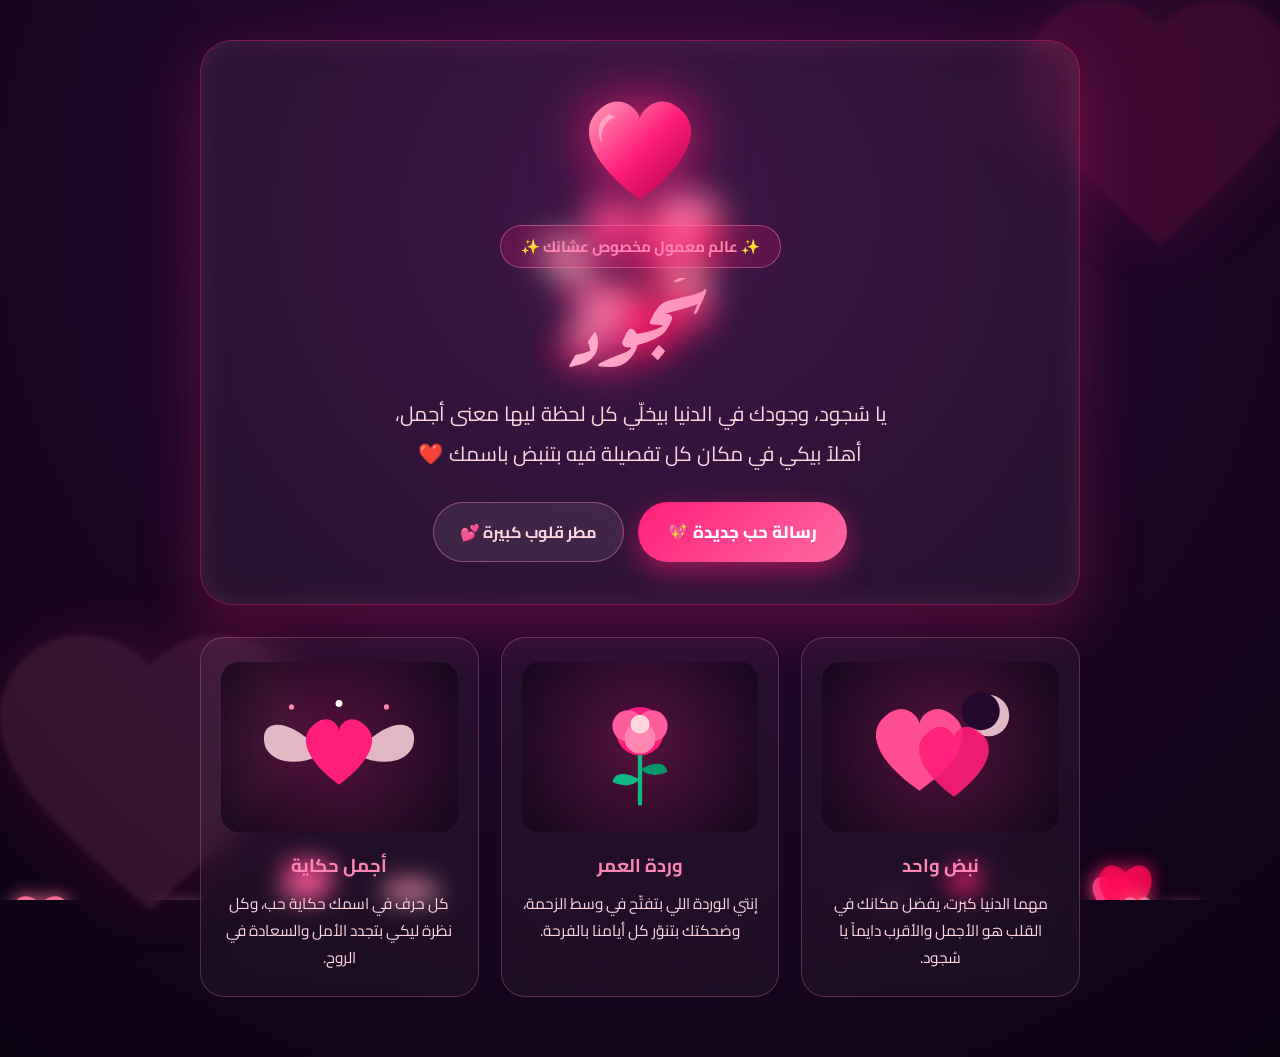
<file: index5.html>
<!doctype html>
<html lang="ar" dir="rtl">
  <head>
    <meta charset="UTF-8" />
    <meta name="viewport" content="width=device-width, initial-scale=1.0" />
    <title>إلى سُجود ❤️ | عالم من الحب</title>
    <style>
      @import url("https://fonts.googleapis.com/css2?family=Aref+Ruqaa:wght@700&family=Cairo:wght@400;600;800&display=swap");

      :root {
        --bg-deep: #0b0212;
        --bg-mid: #1f0628;
        --rose-neon: #ff1e7a;
        --pink-soft: #ff85b3;
        --gold-warm: #ffd6e0;
      }

      * {
        box-sizing: border-box;
        margin: 0;
        padding: 0;
      }

      body {
        background: radial-gradient(
          circle at 50% 20%,
          #360940 0%,
          var(--bg-mid) 45%,
          var(--bg-deep) 100%
        );
        color: #fff;
        font-family: "Cairo", sans-serif;
        min-height: 100vh;
        overflow-x: hidden;
        position: relative;
        user-select: none;
      }

      /* خلفية القلوب الكبيرة والنجوم */
      #loveCanvas {
        position: fixed;
        inset: 0;
        width: 100%;
        height: 100%;
        z-index: 1;
        pointer-events: none;
      }

      /* قلوب ديكورية ضخمة في الخلفية */
      .giant-bg-heart {
        position: fixed;
        z-index: 0;
        pointer-events: none;
        opacity: 0.14;
        filter: blur(2px) drop-shadow(0 0 35px var(--rose-neon));
        animation: pulseGiant 5s ease-in-out infinite;
      }

      .giant-1 {
        top: -40px;
        right: -40px;
        width: 320px;
      }
      .giant-2 {
        bottom: -50px;
        left: -30px;
        width: 360px;
        animation-delay: 2.5s;
      }

      @keyframes pulseGiant {
        0%,
        100% {
          transform: scale(1) rotate(-6deg);
        }
        50% {
          transform: scale(1.1) rotate(4deg);
        }
      }

      /* الحاوية الرئيسية */
      .container {
        position: relative;
        z-index: 10;
        max-width: 920px;
        margin: 0 auto;
        padding: 40px 20px 60px;
        display: flex;
        flex-direction: column;
        align-items: center;
        gap: 32px;
      }

      /* البطاقة الترحيبية الرئيسية */
      .hero-card {
        width: 100%;
        background: rgba(255, 255, 255, 0.05);
        backdrop-filter: blur(16px);
        -webkit-backdrop-filter: blur(16px);
        border: 1.5px solid rgba(255, 30, 122, 0.4);
        border-radius: 32px;
        padding: 42px 28px;
        text-align: center;
        box-shadow:
          0 20px 60px rgba(255, 30, 122, 0.25),
          inset 0 0 30px rgba(255, 133, 179, 0.12);
        position: relative;
      }

      /* القلب الكبير النابض في المقدمة */
      .hero-heart-wrap {
        width: 130px;
        height: 130px;
        margin: 0 auto 12px;
        animation: heartbeat 1.35s infinite;
        filter: drop-shadow(0 0 28px rgba(255, 30, 122, 0.85));
      }

      @keyframes heartbeat {
        0% {
          transform: scale(1);
        }
        15% {
          transform: scale(1.22);
        }
        30% {
          transform: scale(1);
        }
        45% {
          transform: scale(1.15);
        }
        75% {
          transform: scale(1);
        }
      }

      .welcome-badge {
        display: inline-block;
        padding: 6px 20px;
        border-radius: 50px;
        background: rgba(255, 30, 122, 0.18);
        border: 1px solid rgba(255, 133, 179, 0.45);
        color: var(--pink-soft);
        font-size: 0.95rem;
        font-weight: 700;
        margin-bottom: 10px;
      }

      .sojood-title {
        font-family: "Aref Ruqaa", serif;
        font-size: 5rem;
        line-height: 1.25;
        background: linear-gradient(
          90deg,
          #fff,
          #ff85b3,
          #ff1e7a,
          #ffd6e0,
          #fff
        );
        background-size: 250% auto;
        -webkit-background-clip: text;
        -webkit-text-fill-color: transparent;
        filter: drop-shadow(0 0 22px rgba(255, 30, 122, 0.65));
        animation: shimmer 4s linear infinite;
        margin-bottom: 16px;
      }

      @keyframes shimmer {
        to {
          background-position: 250% center;
        }
      }

      .main-quote {
        font-size: 1.28rem;
        line-height: 1.95;
        color: var(--gold-warm);
        max-width: 640px;
        margin: 0 auto 28px;
        min-height: 80px;
        transition:
          opacity 0.35s ease,
          transform 0.35s ease;
      }

      .actions-row {
        display: flex;
        justify-content: center;
        flex-wrap: wrap;
        gap: 14px;
      }

      .btn-love {
        background: linear-gradient(135deg, #ff1e7a, #ff6aa2);
        color: #fff;
        border: none;
        padding: 14px 30px;
        border-radius: 50px;
        font-family: "Cairo", sans-serif;
        font-size: 1.05rem;
        font-weight: 800;
        cursor: pointer;
        box-shadow: 0 10px 28px rgba(255, 30, 122, 0.5);
        transition:
          transform 0.2s,
          box-shadow 0.2s;
      }

      .btn-love:hover {
        transform: translateY(-3px) scale(1.04);
        box-shadow: 0 14px 35px rgba(255, 30, 122, 0.8);
      }

      .btn-secondary {
        background: rgba(255, 255, 255, 0.08);
        color: var(--gold-warm);
        border: 1px solid rgba(255, 133, 179, 0.45);
        padding: 14px 26px;
        border-radius: 50px;
        font-family: "Cairo", sans-serif;
        font-size: 1rem;
        font-weight: 700;
        cursor: pointer;
        transition: 0.2s;
      }

      .btn-secondary:hover {
        background: rgba(255, 30, 122, 0.22);
      }

      /* شبكة الصور والأشكال الرومانسية المرسومة */
      .gallery-grid {
        width: 100%;
        display: grid;
        grid-template-columns: repeat(auto-fit, minmax(260px, 1fr));
        gap: 22px;
      }

      .art-card {
        background: rgba(255, 255, 255, 0.04);
        backdrop-filter: blur(12px);
        border: 1px solid rgba(255, 133, 179, 0.28);
        border-radius: 24px;
        padding: 24px 20px;
        text-align: center;
        transition:
          transform 0.3s ease,
          border-color 0.3s ease,
          box-shadow 0.3s ease;
        cursor: pointer;
      }

      .art-card:hover {
        transform: translateY(-8px);
        border-color: var(--rose-neon);
        box-shadow: 0 15px 35px rgba(255, 30, 122, 0.28);
      }

      .art-frame {
        width: 100%;
        height: 170px;
        border-radius: 18px;
        background: radial-gradient(
          circle at center,
          rgba(255, 30, 122, 0.22),
          rgba(15, 4, 24, 0.8)
        );
        display: flex;
        justify-content: center;
        align-items: center;
        margin-bottom: 16px;
        overflow: hidden;
        position: relative;
      }

      .art-card h3 {
        color: var(--pink-soft);
        font-size: 1.15rem;
        margin-bottom: 8px;
      }

      .art-card p {
        color: var(--gold-warm);
        font-size: 0.96rem;
        line-height: 1.75;
      }

      /* قلوب تتطاير عند الضغط */
      .tap-burst {
        position: fixed;
        pointer-events: none;
        z-index: 50;
        font-size: 32px;
        animation: floatBurst 1.3s ease-out forwards;
      }

      @keyframes floatBurst {
        0% {
          opacity: 1;
          transform: translate(-50%, -50%) scale(0.5);
        }
        100% {
          opacity: 0;
          transform: translate(-50%, -160px) scale(1.8) rotate(18deg);
        }
      }

      @media (max-width: 520px) {
        .sojood-title {
          font-size: 3.8rem;
        }
        .main-quote {
          font-size: 1.1rem;
        }
        .hero-heart-wrap {
          width: 100px;
          height: 100px;
        }
      }
    </style>
  </head>
  <body>
    <!-- قلوب ضخمة ديكورية في الزوايا -->
    <svg class="giant-bg-heart giant-1" viewBox="0 0 24 24" fill="#ff1e7a">
      <path
        d="M12 21.35l-1.45-1.32C5.4 15.36 2 12.28 2 8.5 2 5.42 4.42 3 7.5 3c1.74 0 3.41.81 4.5 2.09C13.09 3.81 14.76 3 16.5 3 19.58 3 22 5.42 22 8.5c0 3.78-3.4 6.86-8.55 11.54L12 21.35z"
      />
    </svg>
    <svg class="giant-bg-heart giant-2" viewBox="0 0 24 24" fill="#ff6aa2">
      <path
        d="M12 21.35l-1.45-1.32C5.4 15.36 2 12.28 2 8.5 2 5.42 4.42 3 7.5 3c1.74 0 3.41.81 4.5 2.09C13.09 3.81 14.76 3 16.5 3 19.58 3 22 5.42 22 8.5c0 3.78-3.4 6.86-8.55 11.54L12 21.35z"
      />
    </svg>

    <canvas id="loveCanvas"></canvas>

    <main class="container">
      <!-- البطاقة الترحيبية الرئيسية -->
      <section class="hero-card">
        <div class="hero-heart-wrap">
          <svg viewBox="0 0 200 180" width="100%" height="100%">
            <defs>
              <linearGradient
                id="bigHeartGrad"
                x1="0%"
                y1="0%"
                x2="100%"
                y2="100%"
              >
                <stop offset="0%" stop-color="#ff9ebb" />
                <stop offset="50%" stop-color="#ff1e7a" />
                <stop offset="100%" stop-color="#a80046" />
              </linearGradient>
            </defs>
            <path
              fill="url(#bigHeartGrad)"
              d="M100 170 C20 110, 0 55, 45 25 C75 5, 100 35, 100 45 C100 35, 125 5, 155 25 C200 55, 180 110, 100 170 Z"
            />
            <path
              fill="rgba(255,255,255,0.35)"
              d="M52 38 C35 48, 32 70, 42 82 C38 66, 44 50, 62 42 Z"
            />
          </svg>
        </div>

        <div class="welcome-badge">✨ عالم معمول مخصوص عشانك ✨</div>
        <h1 class="sojood-title">سُجود</h1>

        <p class="main-quote" id="quoteText">
          يا سُجود، وجودك في الدنيا بيخلّي كل لحظة ليها معنى أجمل،<br />
          أهلاً بيكي في مكان كل تفصيلة فيه بتنبض باسمك ❤️
        </p>

        <div class="actions-row">
          <button class="btn-love" id="nextQuoteBtn">رسالة حب جديدة 💖</button>
          <button class="btn-secondary" id="rainHeartsBtn">
            مطر قلوب كبيرة 💕
          </button>
        </div>
      </section>

      <!-- بطاقات الصور والأشكال الرومانسية والعبارات -->
      <section class="gallery-grid">
        <!-- بطاقة 1: قلبان متعانقان تحت القمر -->
        <div class="art-card" onclick="triggerCardLove(event)">
          <div class="art-frame">
            <svg viewBox="0 0 220 150" width="190" height="135">
              <circle cx="165" cy="38" r="24" fill="#ffd6e0" opacity="0.85" />
              <circle cx="156" cy="33" r="22" fill="#23072d" />
              <path
                fill="#ff4d94"
                d="M85 125 C35 90, 20 55, 50 35 C70 22, 85 40, 85 48 C85 40, 100 22, 120 35 C150 55, 135 90, 85 125 Z"
              />
              <path
                fill="#ff1e7a"
                opacity="0.9"
                d="M125 132 C85 102, 72 72, 98 55 C115 44, 125 58, 125 65 C125 58, 135 44, 152 55 C178 72, 165 102, 125 132 Z"
              />
            </svg>
          </div>
          <h3>نبض واحد</h3>
          <p>
            مهما الدنيا كبرت، يفضل مكانك في القلب هو الأجمل والأقرب دايماً يا
            سُجود.
          </p>
        </div>

        <!-- بطاقة 2: وردة متفتحة ونجوم -->
        <div class="art-card" onclick="triggerCardLove(event)">
          <div class="art-frame">
            <svg viewBox="0 0 220 150" width="190" height="135">
              <line
                x1="110"
                y1="75"
                x2="110"
                y2="140"
                stroke="#10b981"
                stroke-width="5"
                stroke-linecap="round"
              />
              <path
                d="M110 112 Q82 98 78 115 Q96 124 110 112 Z"
                fill="#10b981"
              />
              <path
                d="M110 100 Q138 86 142 103 Q124 112 110 100 Z"
                fill="#059669"
              />
              <circle cx="110" cy="56" r="28" fill="#ff1e7a" />
              <circle cx="96" cy="50" r="18" fill="#ff5c9d" />
              <circle cx="124" cy="50" r="18" fill="#ff5c9d" />
              <circle cx="110" cy="64" r="18" fill="#ff85b3" />
              <circle cx="110" cy="48" r="11" fill="#ffd6e0" />
            </svg>
          </div>
          <h3>وردة العمر</h3>
          <p>
            إنتي الوردة اللي بتفتّح في وسط الزحمة، وضحكتك بتنوّر كل أيامنا
            بالفرحة.
          </p>
        </div>

        <!-- بطاقة 3: أجنحة الحب والنجوم -->
        <div class="art-card" onclick="triggerCardLove(event)">
          <div class="art-frame">
            <svg viewBox="0 0 220 150" width="190" height="135">
              <path
                d="M85 75 C45 35, 15 45, 25 75 C35 95, 65 95, 85 85 Z"
                fill="#ffd6e0"
                opacity="0.85"
              />
              <path
                d="M135 75 C175 35, 205 45, 195 75 C185 95, 155 95, 135 85 Z"
                fill="#ffd6e0"
                opacity="0.85"
              />
              <path
                fill="#ff1e7a"
                d="M110 118 C72 90, 60 62, 84 46 C99 36, 110 49, 110 56 C110 49, 121 36, 136 46 C160 62, 148 90, 110 118 Z"
              />
              <circle cx="110" cy="24" r="4" fill="#fff" />
              <circle cx="55" cy="28" r="3" fill="#ff85b3" />
              <circle cx="165" cy="28" r="3" fill="#ff85b3" />
            </svg>
          </div>
          <h3>أجمل حكاية</h3>
          <p>
            كل حرف في اسمك حكاية حب، وكل نظرة ليكي بتجدد الأمل والسعادة في
            الروح.
          </p>
        </div>
      </section>
    </main>

    <script>
      // ================= 1. العبارات الرومانسية المتجددة =================
      const romanticQuotes = [
        "يا سُجود، وجودك في الدنيا بيخلّي كل لحظة ليها معنى أجمل،<br>أهلاً بيكي في مكان كل تفصيلة فيه بتنبض باسمك ❤️",
        "إنتي مش بس أجمل اسم، إنتي أجمل إحساس<br>بيدخل القلب من غير استئذان ويملأه دفا 💖",
        "لو للحب عنوان، هيكون ابتسامتك يا سُجود..<br>نورتي الدنيا كلها بجمالك ورقتك 🌹",
        "كل ما القلوب تتجمع هنا، بيكون اسمك هو أول نبضة<br>وأحلى حكاية بتتكتب بحب ✨",
        "يا ست البنات، وجودك نعمة وضحكتك حياة،<br>ربنا يديمك أجمل فرحة في العمر كله 💕",
      ];

      let qIdx = 0;
      const quoteEl = document.getElementById("quoteText");

      function showNextQuote() {
        quoteEl.style.opacity = 0;
        quoteEl.style.transform = "translateY(8px)";
        setTimeout(() => {
          qIdx = (qIdx + 1) % romanticQuotes.length;
          quoteEl.innerHTML = romanticQuotes[qIdx];
          quoteEl.style.opacity = 1;
          quoteEl.style.transform = "translateY(0)";
        }, 280);
      }

      // ================= 2. محرك القلوب الكبيرة المتطايرة (Canvas) =================
      const canvas = document.getElementById("loveCanvas");
      const ctx = canvas.getContext("2d");
      let W = (canvas.width = window.innerWidth);
      let H = (canvas.height = window.innerHeight);

      window.addEventListener("resize", () => {
        W = canvas.width = window.innerWidth;
        H = canvas.height = window.innerHeight;
      });

      const palette = [
        "#ff1e7a",
        "#ff4d94",
        "#ff85b3",
        "#ff0a54",
        "#ff7096",
        "#fbb1bd",
      ];
      const hearts = [];

      class BigHeart {
        constructor(x, y, isBurst = false, customSize = null) {
          this.x = x ?? Math.random() * W;
          this.y = y ?? H + 40;
          // أحجام كبيرة واضحة
          this.size =
            customSize ??
            (isBurst ? Math.random() * 26 + 16 : Math.random() * 24 + 14);
          this.vx = isBurst
            ? (Math.random() - 0.5) * 10
            : (Math.random() - 0.5) * 1.4;
          this.vy = isBurst
            ? (Math.random() - 0.5) * 10 - 2
            : -(Math.random() * 1.8 + 0.8);
          this.color = palette[Math.floor(Math.random() * palette.length)];
          this.alpha = Math.random() * 0.55 + 0.45;
          this.decay = isBurst ? 0.013 : 0.0012;
          this.swing = Math.random() * Math.PI * 2;
        }

        update() {
          this.swing += 0.035;
          this.x += this.vx + Math.sin(this.swing) * 0.6;
          this.y += this.vy;
          this.alpha -= this.decay;
        }

        draw() {
          if (this.alpha <= 0) return;
          ctx.save();
          ctx.globalAlpha = Math.max(0, this.alpha);
          ctx.fillStyle = this.color;
          ctx.shadowColor = this.color;
          ctx.shadowBlur = 18;

          const s = this.size;
          ctx.beginPath();
          ctx.moveTo(this.x, this.y);
          ctx.bezierCurveTo(
            this.x - s / 2,
            this.y - s / 2,
            this.x - s,
            this.y + s / 3,
            this.x,
            this.y + s,
          );
          ctx.bezierCurveTo(
            this.x + s,
            this.y + s / 3,
            this.x + s / 2,
            this.y - s / 2,
            this.x,
            this.y,
          );
          ctx.fill();
          ctx.restore();
        }
      }

      setInterval(() => {
        if (hearts.length < 110) {
          hearts.push(new BigHeart());
        }
      }, 220);

      function spawnBurst(x, y, count = 30) {
        for (let i = 0; i < count; i++) {
          hearts.push(new BigHeart(x, y, true));
        }
      }

      function rainBigHearts() {
        for (let i = 0; i < 35; i++) {
          const rx = Math.random() * W;
          const ry = H + Math.random() * 120;
          hearts.push(new BigHeart(rx, ry, false, Math.random() * 34 + 22));
        }
      }

      function renderLoop() {
        ctx.clearRect(0, 0, W, H);
        for (let i = hearts.length - 1; i >= 0; i--) {
          hearts[i].update();
          hearts[i].draw();
          if (hearts[i].alpha <= 0 || hearts[i].y < -60) {
            hearts.splice(i, 1);
          }
        }
        requestAnimationFrame(renderLoop);
      }
      renderLoop();

      // ================= 3. التفاعلات =================
      const emojis = ["❤️", "💖", "💕", "💗", "🌹", "✨"];

      function popEmoji(x, y) {
        const span = document.createElement("span");
        span.className = "tap-burst";
        span.textContent = emojis[Math.floor(Math.random() * emojis.length)];
        span.style.left = x + "px";
        span.style.top = y + "px";
        document.body.appendChild(span);
        setTimeout(() => span.remove(), 1300);
      }

      function triggerCardLove(e) {
        e.stopPropagation();
        popEmoji(e.clientX, e.clientY);
        spawnBurst(e.clientX, e.clientY, 22);
      }

      document.addEventListener("click", (e) => {
        popEmoji(e.clientX, e.clientY);
        spawnBurst(e.clientX, e.clientY, 12);
      });

      document.getElementById("nextQuoteBtn").addEventListener("click", (e) => {
        e.stopPropagation();
        spawnBurst(e.clientX, e.clientY, 35);
        showNextQuote();
      });

      document
        .getElementById("rainHeartsBtn")
        .addEventListener("click", (e) => {
          e.stopPropagation();
          rainBigHearts();
          spawnBurst(W / 2, H / 2, 40);
        });

      // ترحيب افتتاحي بالقلوب الكبيرة عند الفتح
      setTimeout(() => {
        rainBigHearts();
        spawnBurst(W / 2, H / 3, 35);
      }, 350);
    </script>
  </body>
</html>
</file>
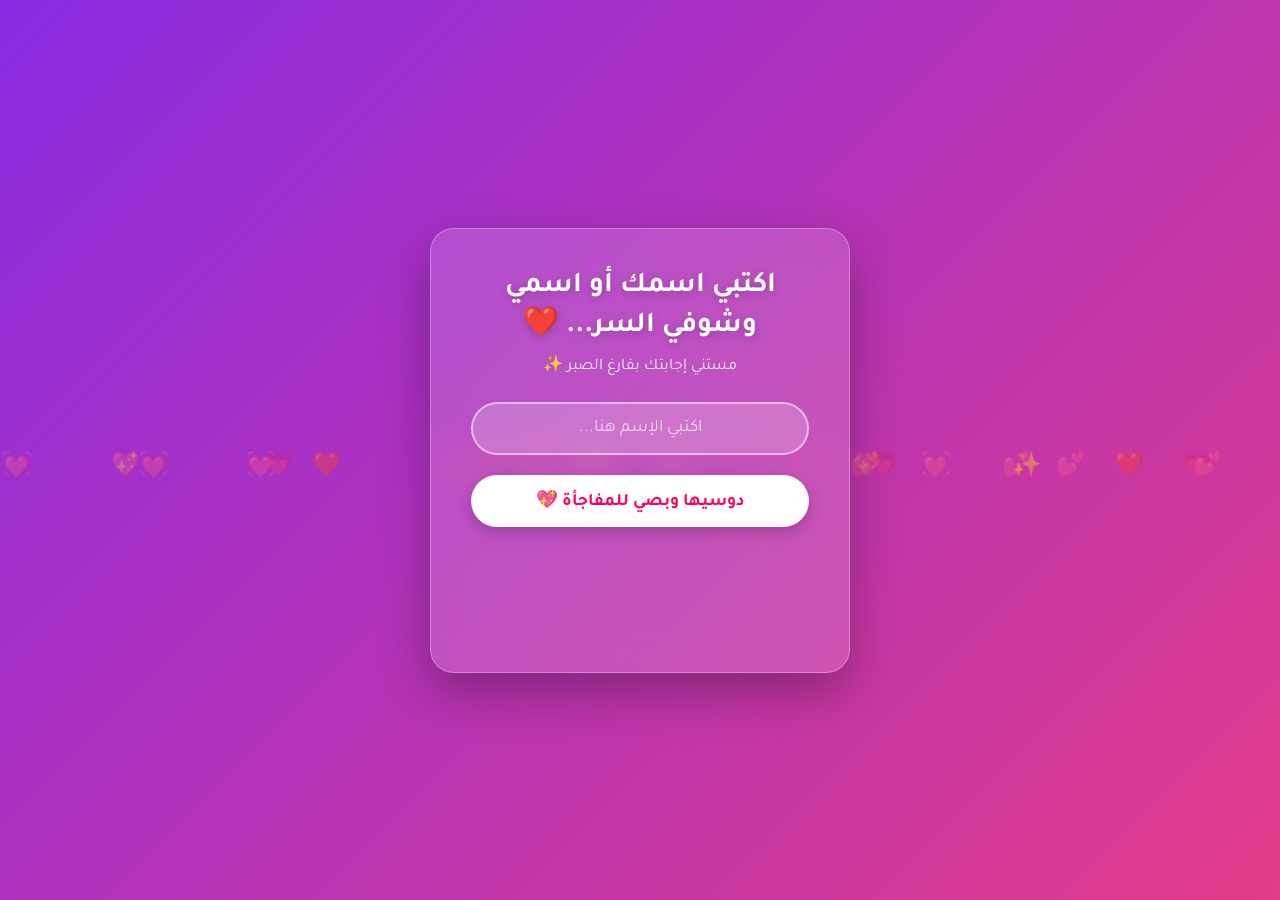
<file: Ready for delivery/project2.html>
<!DOCTYPE html>
<html lang="ar" dir="rtl">
<head>
    <meta charset="UTF-8">
    <meta name="viewport" content="width=device-width, initial-scale=1.0">
    <title>إلى سجود ❤️</title>
    <link href="https://fonts.googleapis.com/css2?family=Tajawal:wght@400;700;900&display=swap" rel="stylesheet">
    
    <style>
        * {
            box-sizing: border-box;
            margin: 0;
            padding: 0;
            font-family: 'Tajawal', sans-serif;
        }

        body {
            min-height: 100vh;
            display: flex;
            justify-content: center;
            align-items: center;
            background: linear-gradient(-45deg, #ff0055, #7600ec, #ff416c, #8a2be2);
            background-size: 400% 400%;
            animation: gradientBG 10s ease infinite;
            overflow: hidden;
            position: relative;
        }

        @keyframes gradientBG {
            0% { background-position: 0% 50%; }
            50% { background-position: 100% 50%; }
            100% { background-position: 0% 50%; }
        }

        /* القلوب الطائرة في الخلفية */
        .bg-heart {
            position: absolute;
            font-size: 1.5rem;
            color: rgba(255, 255, 255, 0.4);
            animation: floatUp linear infinite;
            pointer-events: none;
            z-index: 1;
        }

        @keyframes floatUp {
            0% {
                transform: translateY(100vh) scale(0.5) rotate(0deg);
                opacity: 0;
            }
            20% { opacity: 0.8; }
            100% {
                transform: translateY(-10vh) scale(1.3) rotate(360deg);
                opacity: 0;
            }
        }

        /* كارت الاعتراف */
        .card {
            position: relative;
            z-index: 10;
            background: rgba(255, 255, 255, 0.15);
            backdrop-filter: blur(16px);
            -webkit-backdrop-filter: blur(16px);
            border: 1px solid rgba(255, 255, 255, 0.3);
            border-radius: 24px;
            padding: 2.5rem;
            width: 90%;
            max-width: 420px;
            text-align: center;
            box-shadow: 0 20px 50px rgba(0, 0, 0, 0.3);
            color: #fff;
        }

        .card h1 {
            font-size: 1.8rem;
            margin-bottom: 10px;
            text-shadow: 0 2px 10px rgba(0,0,0,0.2);
        }

        .card p {
            font-size: 1rem;
            margin-bottom: 25px;
            opacity: 0.9;
        }

        .input-group {
            margin-bottom: 20px;
        }

        input[type="text"] {
            width: 100%;
            padding: 14px 20px;
            border-radius: 50px;
            border: 2px solid rgba(255, 255, 255, 0.5);
            background: rgba(255, 255, 255, 0.2);
            color: #fff;
            font-size: 1.1rem;
            outline: none;
            text-align: center;
            transition: all 0.3s ease;
        }

        input[type="text"]::placeholder {
            color: rgba(255, 255, 255, 0.7);
        }

        input[type="text"]:focus {
            border-color: #fff;
            background: rgba(255, 255, 255, 0.3);
            box-shadow: 0 0 15px rgba(255, 255, 255, 0.5);
        }

        button {
            width: 100%;
            padding: 14px;
            border-radius: 50px;
            border: none;
            background: #fff;
            color: #ff0055;
            font-size: 1.1rem;
            font-weight: bold;
            cursor: pointer;
            transition: transform 0.2s ease, box-shadow 0.2s ease;
            box-shadow: 0 5px 15px rgba(0,0,0,0.2);
        }

        button:hover {
            transform: translateY(-2px) scale(1.02);
            box-shadow: 0 8px 20px rgba(0,0,0,0.3);
        }

        button:active {
            transform: translateY(0) scale(0.98);
        }

        /* منطقة النتيجة */
        .result-box {
            margin-top: 25px;
            min-height: 80px;
            display: flex;
            flex-direction: column;
            justify-content: center;
            align-items: center;
        }

        .result-text {
            font-size: 1.6rem;
            font-weight: 900;
            color: #fff;
            text-shadow: 0 0 10px rgba(255, 255, 255, 0.8), 0 0 20px #ff0055;
            animation: popIn 0.5s cubic-bezier(0.175, 0.885, 0.32, 1.275);
            display: none;
        }

        @keyframes popIn {
            0% { transform: scale(0); opacity: 0; }
            100% { transform: scale(1); opacity: 1; }
        }

        /* قلوب الانفجار عند الضغط */
        .burst-heart {
            position: absolute;
            pointer-events: none;
            font-size: 1.8rem;
            animation: burst 1s forwards ease-out;
            z-index: 100;
        }

        @keyframes burst {
            0% {
                transform: translate(0, 0) scale(1);
                opacity: 1;
            }
            100% {
                transform: translate(var(--dx), var(--dy)) scale(1.8) rotate(360deg);
                opacity: 0;
            }
        }
    </style>

</head>
<body>

    <!-- القلوب الطائرة في خلفية الصفحة -->
    <div id="bgHearts"></div>

    <div class="card">
        <h1>اكتبي اسمك أو اسمي وشوفي السر... ❤️</h1>
        <p>مستني إجابتك بفارغ الصبر ✨</p>
        
        <div class="input-group">
            <input type="text" id="nameInput" placeholder="اكتبي الإسم هنا..." autocomplete="off">
        </div>
        
        <button onclick="checkName()">دوسيها وبصي للمفاجأة 💖</button>

        <div class="result-box">
            <div id="resultText" class="result-text"></div>
        </div>
    </div>

    <script>
        // الأسماء مضبوطة
        const MY_NAME = "أسامة";     // اسمك
        const HER_NAME = "سجود";    // اسمها

        // القلوب المتحركة في الخلفية تلقائياً
        const bgHeartsContainer = document.getElementById('bgHearts');
        const heartIcons = ['❤️', '💖', '💕', '💗', '💓', '✨'];

        for (let i = 0; i < 25; i++) {
            const heart = document.createElement('div');
            heart.classList.add('bg-heart');
            heart.innerText = heartIcons[Math.floor(Math.random() * heartIcons.length)];
            heart.style.left = Math.random() * 100 + 'vw';
            heart.style.animationDuration = (Math.random() * 3 + 4) + 's';
            heart.style.animationDelay = (Math.random() * 5) + 's';
            bgHeartsContainer.appendChild(heart);
        }

        // دالة الفحص عند ضغط الزر
        function checkName() {
            const rawVal = document.getElementById('nameInput').value.trim();
            const resultDiv = document.getElementById('resultText');
            
            if (!rawVal) {
                resultDiv.style.display = 'block';
                resultDiv.innerText = "اكتبي اسم الأول يا سجود! 😉";
                return;
            }

            // تنظيف النص لضمان التعرف على الأسماء بأي طريقة كتابة (بالألف الممدودة أو العادية)
            const inputVal = rawVal.toLowerCase().replace(/[أإآ]/g, 'ا');
            const cleanMyName = MY_NAME.toLowerCase().replace(/[أإآ]/g, 'ا');
            const cleanHerName = HER_NAME.toLowerCase().replace(/[أإآ]/g, 'ا');

            // لو كتبت اسمك أنت (أسامة / اسامة)
            if (inputVal.includes(cleanMyName)) {
                resultDiv.innerText = "I LOVE YOU! 💖✨";
                triggerHeartBurst();
            } 
            // لو كتبت اسمها هي (سجود)
            else if (inputVal.includes(cleanHerName)) {
                resultDiv.innerText = "I LOVE YOU TOO! 💕🔥";
                triggerHeartBurst();
            } 
            // لو كتبت أي حاجة تانية
            else {
                resultDiv.innerText = "بحبك يا سجود مهما كتبتي! ❤️";
                triggerHeartBurst();
            }

            // إعادة تشغيل أنيميشن النص
            resultDiv.style.display = 'block';
            resultDiv.style.animation = 'none';
            resultDiv.offsetHeight; // Reflow
            resultDiv.style.animation = 'popIn 0.5s cubic-bezier(0.175, 0.885, 0.32, 1.275)';
        }

        // إفكت انفجار القلوب لما تضغط الزرار
        function triggerHeartBurst() {
            const symbols = ['❤️', '💖', '💕', '✨', '💗', '🥰', '😍'];
            const count = 30;

            for (let i = 0; i < count; i++) {
                const heart = document.createElement('div');
                heart.classList.add('burst-heart');
                heart.innerText = symbols[Math.floor(Math.random() * symbols.length)];

                heart.style.left = '50%';
                heart.style.top = '50%';

                const angle = Math.random() * Math.PI * 2;
                const distance = Math.random() * 250 + 100;
                const dx = Math.cos(angle) * distance + 'px';
                const dy = Math.sin(angle) * distance + 'px';

                heart.style.setProperty('--dx', dx);
                heart.style.setProperty('--dy', dy);

                document.body.appendChild(heart);

                setTimeout(() => {
                    heart.remove();
                }, 1000);
            }
        }
    </script>
    
</body>
</html>
</file>
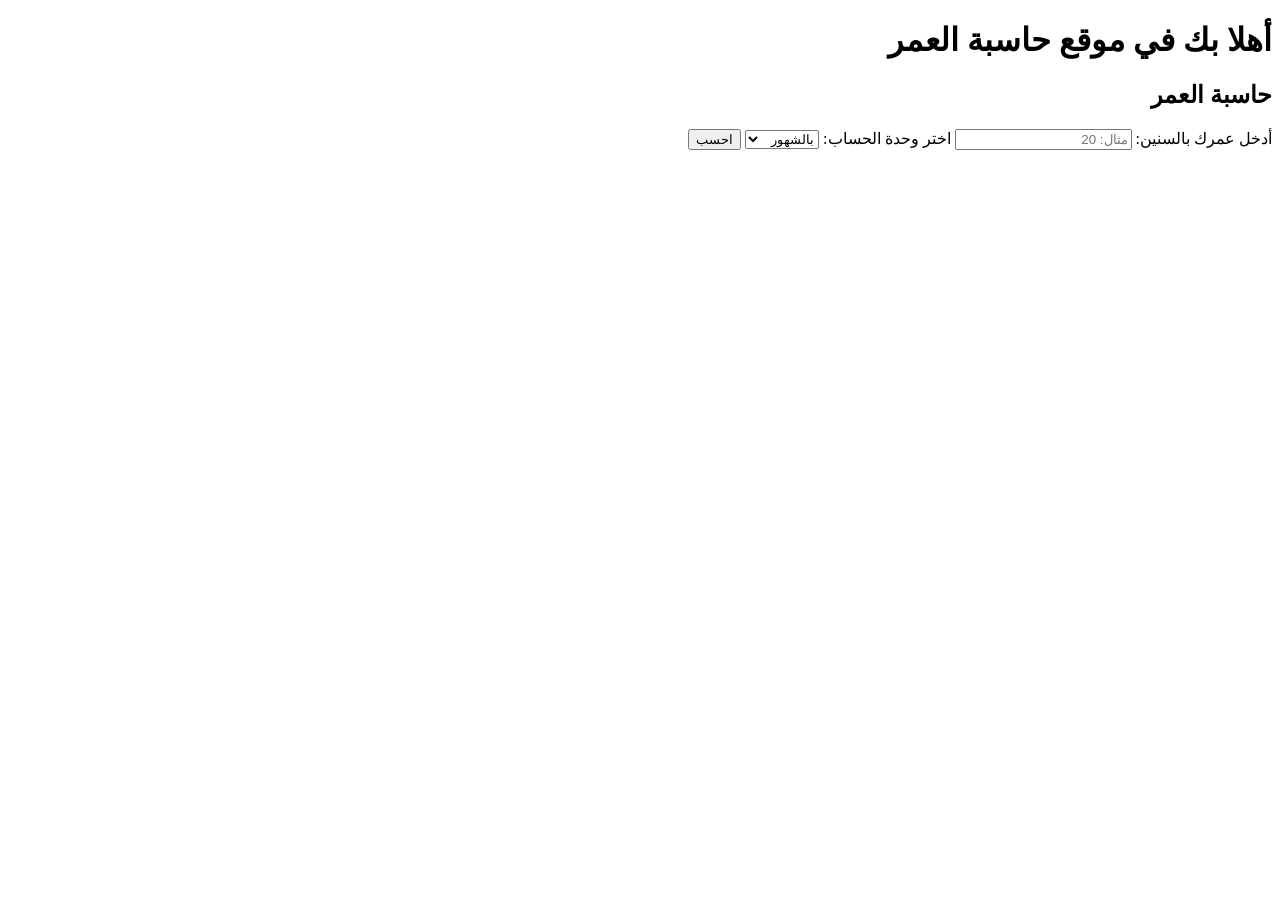
<file: Ready for delivery/script.html>
<!DOCTYPE html>
<html lang="ar" dir="rtl">
<head>
    <meta charset="UTF-8">
    <meta name="viewport" content="width=device-width, initial-scale=1.0">
    <title>حاسبة العمر</title>
    <!-- <link rel="stylesheet" href="script.css"> -->
    <!-- <script src="Script.js"></script> -->
</head>
<body>

<h1 class="A-address">أهلا بك في موقع حاسبة العمر</h1>


    <div class="container">

        <h2 class="B-address">حاسبة العمر</h2>
        <label for="ageInput">أدخل عمرك بالسنين:</label>
        <input type="number" id="ageInput" placeholder="مثال: 20">

        <label for="unitSelect">اختر وحدة الحساب:</label>
        <select id="unitSelect">
            <option value="months">بالشهور</option>
            <option value="days">بالأيام</option>
            <option value="hours">بالساعات</option>
        </select>

        <button onclick="AgeUser()">احسب</button>

        <h3 id="result"></h3>
    </div>

    
</body>
</html>
</file>
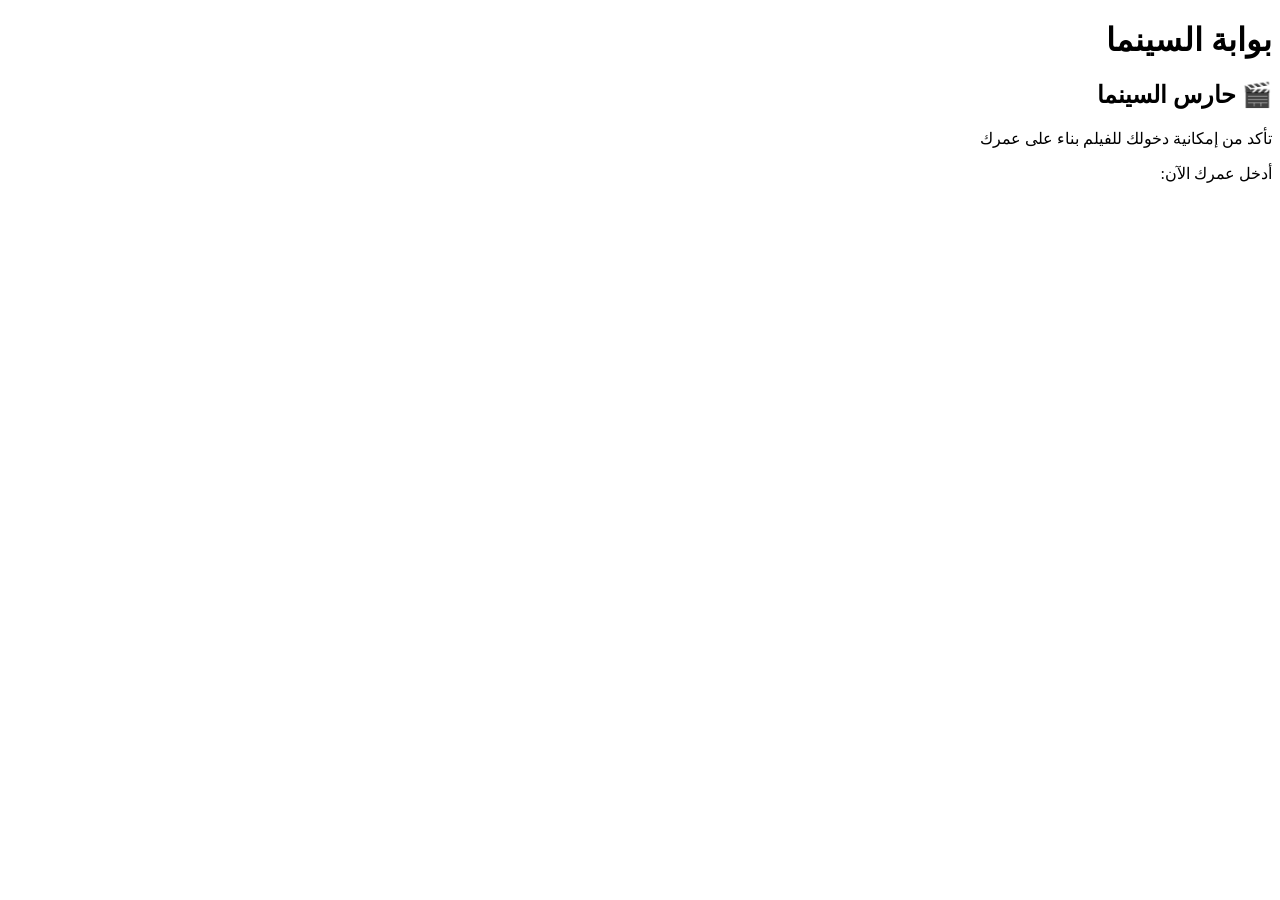
<file: Ready for delivery/script1.html>
<!DOCTYPE html>
<html lang="ar" dir="rtl">
<head>
    <meta charset="UTF-8">
    <meta name="viewport" content="width=device-width, initial-scale=1.0">
    <title>السينما</title>
    <link rel="stylesheet" href="script.css">
    <script src="Script.js" defer></script>
</head>
<body>

    <header class="adderss">
        <h1>بوابة السينما</h1>
    </header>

    <main class="A-main">
        <div class="card">
            <h2>🎬 حارس السينما</h2>
            <p class="message">تأكد من إمكانية دخولك للفيلم بناء على عمرك</p>
            
            <div class="form">
                <label for="ageInput">أدخل عمرك الآن:</label>
                
            </div>

            
            <h3 id="result"></h3>
        </div>
    </main>

</body>
</html>
</file>
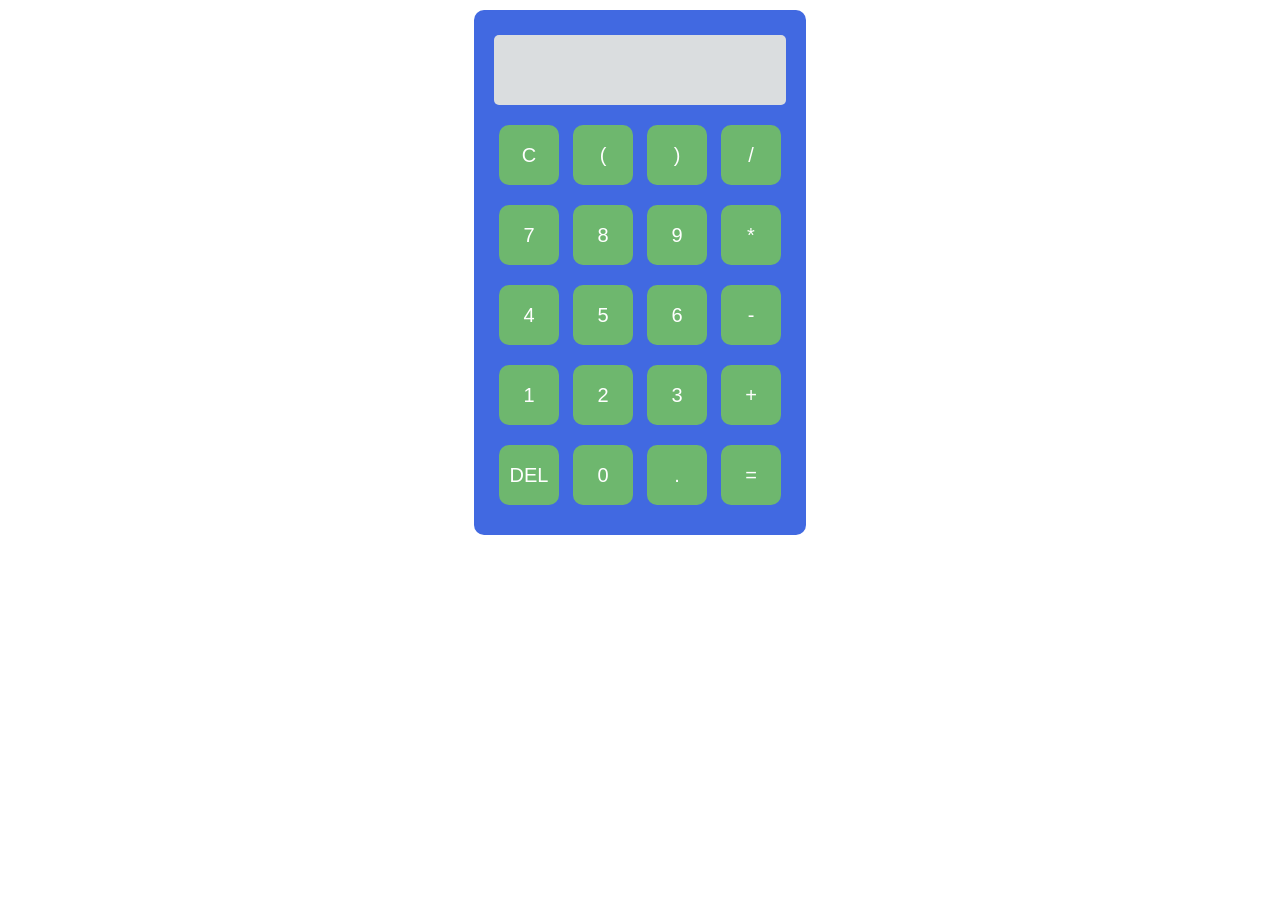
<file: Simple_Projects/calculator.html>
<!DOCTYPE html>
<html lang="en">
<head>
    <meta charset="UTF-8">
    <meta name="viewport" content="width=device-width, initial-scale=1.0">
    <title>calculator</title>
</head>
<body>

    <div id="calculator_container">
          <div class="calculator_row">
            <div id="dispaly_area"></div>
            <button>C</button>
            <button>(</button>
            <button>)</button>
            <button>/</button>
          </div>
          <div class="calculator_row">
            <button>7</button>
            <button>8</button>
            <button>9</button>
            <button>*</button>
          </div>
          <div class="calculator_row">
            <button>4</button>
            <button>5</button>
            <button>6</button>
            <button>-</button>
          </div>
          <div class="calculator_row">
            <button>1</button>
            <button>2</button>
            <button>3</button>
            <button>+</button>
          </div>
          <div class="calculator_row">
            <button>DEL</button>
            <button>0</button>
            <button>.</button>
            <button>=</button>
          </div>
 <Style>
  #calculator_container{
    display:flex;
    flex-direction: column;
    background-color: royalblue;
    width:fit-content ;
    padding:20px;
    align-items:center;
    border-radius:10px;
    margin: 10px auto;
}


#dispaly_area {
    background-color: rgb(218, 221, 223);
    height: 70px;
    width: 100%;
    box-sizing: border-box;
    margin-bottom: 15px;
    border-radius: 5px;
    padding: 10px;
    font-size: 28px;
    font-weight: bold;
    color: #333;
    display: flex;
    align-items: center;
    justify-content: flex-end; 
    word-break: break-all;
}

.calculator_row{
    margin: 5px auto;
    
}

.calculator_row button{
    width:60px;
    height:60px;
    font-size:20px;
    border:none;
    border-radius:10px;
    margin:5px;
    background-color:rgb(110, 183, 110);
    color:#fff;
}

.calculator_row button:hover{
    background-color:rgb(84, 138, 84);
    cursor:pointer;
}
 </Style>

 <script>
  const displayArea = document.getElementById('dispaly_area');
const buttons = document.querySelectorAll('.calculator_row button');

buttons.forEach(button => {
    button.addEventListener('click', e => {
        const buttonText = e.target.innerText;

        if (buttonText === 'C') {
            displayArea.innerText = '';
        } 
    
        else if (buttonText === 'DEL') {
            displayArea.innerText = displayArea.innerText.slice(0, -1);
        } 

        else if (buttonText === '=') {
            if (displayArea.innerText.trim() !== '') {
                try {
                    displayArea.innerText = eval(displayArea.innerText);
                } catch (error) {
                    displayArea.innerText = 'Error';
                }
            }
        } 
        
        else {
           
            if (displayArea.innerText === 'Error') {
                displayArea.innerText = '';
            }
            displayArea.innerText += buttonText;
        }
    });
});

 </script>


    </div>
    
</body>
</html>
</file>
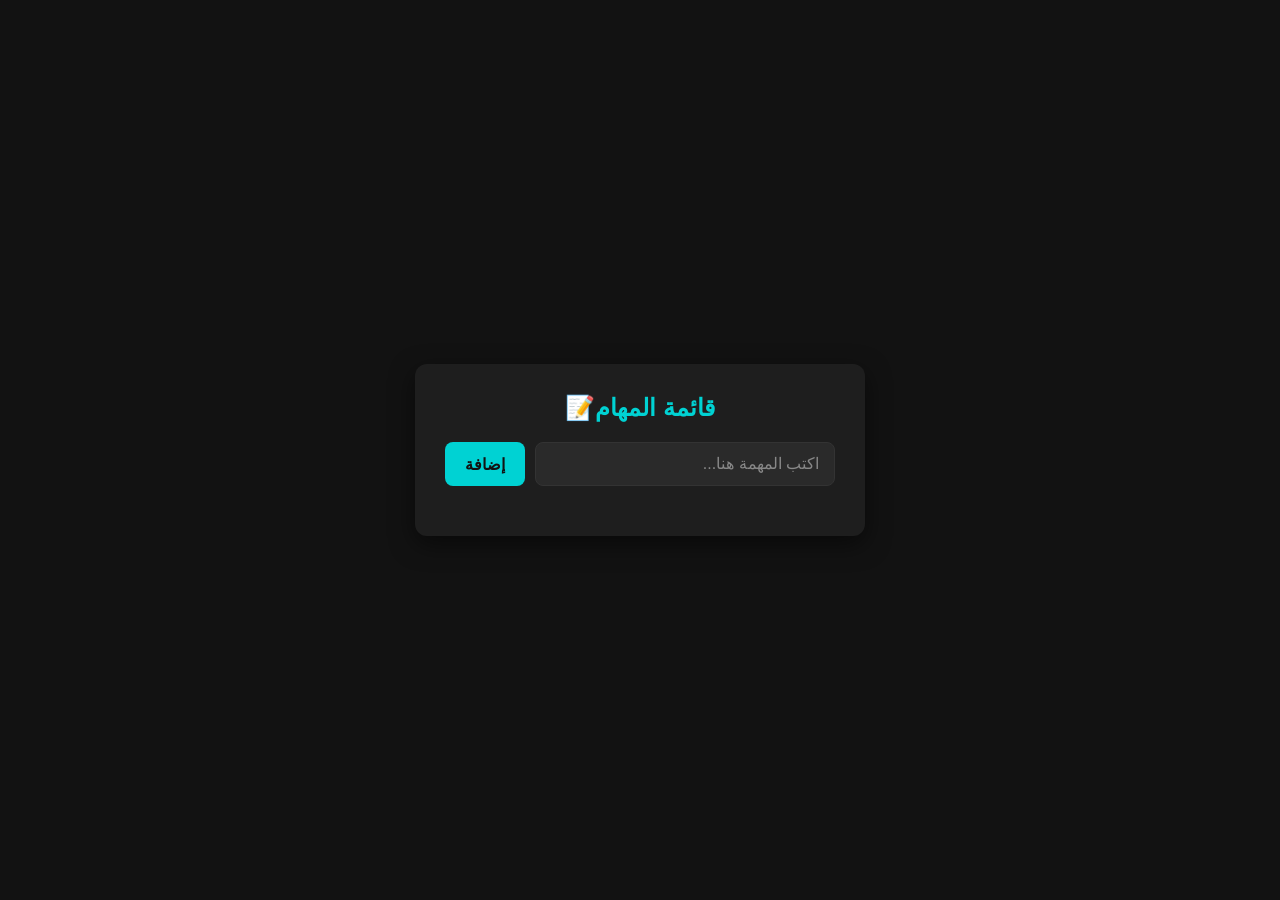
<file: Simple_Projects/project3.html>
<!DOCTYPE html>
<html lang="ar" dir="rtl">
<head>
  <meta charset="UTF-8">
  <meta name="viewport" content="width=device-width, initial-scale=1.0">
  <title>تطبيق المهام</title>
</head>
<body>

  <div class="container">
    <h2>قائمة المهام📝</h2>
    
    <!-- حقل الإدخال وزر الإضافة -->
    <div class="input-group">
      <input type="text" id="taskInput" placeholder="اكتب المهمة هنا...">
      <button id="addBtn">إضافة</button>
    </div>

    <!-- القائمة التي ستضاف فيها المهام -->
    <div class="list"></div>
  </div>


 <style>
    
* {
  margin: 0;
  padding: 0;
  box-sizing: border-box;
  font-family: 'Segoe UI', Tahoma, Geneva, Verdana, sans-serif;
}

body {
  background-color: #121212;
  color: #ffffff;
  display: flex;
  justify-content: center;
  align-items: center;
  min-height: 100vh;
}


.container {
  background-color: #1e1e1e;
  padding: 30px;
  border-radius: 12px;
  box-shadow: 0 8px 24px rgba(0, 0, 0, 0.5);
  width: 100%;
  max-width: 450px;
}

h2 {
  text-align: center;
  color: #00d2d3;
  margin-bottom: 20px;
}


.input-group {
  display: flex;
  gap: 10px;
  margin-bottom: 20px;
}

input {
  flex: 1;
  padding: 12px 15px;
  border-radius: 8px;
  border: 1px solid #333;
  background-color: #2a2a2a;
  color: #fff;
  font-size: 16px;
  outline: none;
}

input::placeholder {
  color: #888;
}

button {
  padding: 12px 20px;
  border-radius: 8px;
  border: none;
  background-color: #00d2d3;
  color: #121212;
  font-weight: bold;
  font-size: 16px;
  cursor: pointer;
  transition: 0.2s ease;
}

button:hover {
  background-color: #00b5b6;
}


.list {
  display: flex;
  flex-direction: column;
  gap: 10px;
}

.list ul {
  list-style: none;
  background-color: #2a2a2a;
  padding: 12px 16px;
  border-radius: 8px;
  display: flex;
  justify-content: space-between;
  align-items: center;
  transition: 0.2s ease;
}

.list ul:hover {
  background-color: #333;
}


.list ul li:first-child {
  cursor: pointer;
  color: #ffffff;
  font-size: 16px;
  word-break: break-all;
}


.done {
  text-decoration: line-through;
  color: #888 !important;
}


.list ul li:last-child {
  color: #ff5252 !important;
  cursor: pointer;
  font-weight: bold;
  font-size: 14px;
  padding: 4px 8px;
  border-radius: 4px;
  transition: 0.2s;
}

.list ul li:last-child:hover {
  background-color: rgba(255, 82, 82, 0.1);
}

 </style>


<script>

 
// استدعاء العناصر بالـ ID والـ Class المحدد
const input = document.getElementById("taskInput");
const btn = document.getElementById("addBtn");
const list = document.querySelector(".list");

btn.addEventListener("click", function () {
  if (input.value.trim() === "") {
    alert("ادخل المهمة");
  } else {
    let ul = document.createElement("ul");
    let li1 = document.createElement("li");
    let li2 = document.createElement("li");

    li1.textContent = input.value;
    li2.textContent = "حذف";
    li2.style.color = "red";
    li2.style.cursor = "pointer";

    ul.appendChild(li1);
    ul.appendChild(li2);
    list.appendChild(ul);

    input.value = "";

    li1.addEventListener("click", function () {
      li1.classList.toggle("done");
    });

    li2.addEventListener("click", function () {
      ul.remove();
    });
  }
});

</script>


</body>
</html>
</file>
<file: Ready for delivery/script.css>
/* body {
    font-family: Arial, sans-serif;
    background-color:  gray;
    margin: 0;
    padding: 20px 0;
    display: flex;
    align-items: center;
     height: 100vh;
    flex-direction: column;
}

.A-address{
    margin-bottom: 20px;
    text-align: center;
    color: black;
    top: 10px;
    margin-bottom: 50px;
    background-color: black;
    color: #f4f4f9;
    width: 80%;
    padding: 20px;
    border-radius: 20px;
    box-shadow: 0 10px 30px 0 rgba(0, 0, 0, 0.3);
}

.container {
    background: white;
    padding: 30px;
    border-radius: 10px;
    text-align: center;
    width: 70%;
    font-size: bold;
   font-size: 25px ;
}

input, select, button {
    width: 100%;
    padding: 10px;
    margin: 10px 0;
    border: 1px solid #ccc;
    border-radius: 5px;
    box-sizing: border-box;
    
}

input{
    margin: 20px;
    background-color: #ccc;
    color: black;
    font-size: 20px;
    
}

button {
    background-color: #28a745;
    color: white;
    font-weight: bold;
    cursor: pointer;
    font-size: 25px;
}

button:hover {
    background-color: #218838;
}

select{
    background-color:#ccc;
    color: black;
    font-size: 20px;
        margin: 20px 20px;
}

.B-address{
    background-color: black;
    color: #ccc;
    border-radius: 10px;
    width: 20%;
    margin: 0 auto 20px auto; 
    padding: 10px 20px;
    text-align: center;
    box-shadow: 0 10px 30px 0 rgba(0, 0, 0, 0.3);
}

label{
    background-color: black;
    color: #ccc;
    border-radius: 8px;
    padding: 10px;
    margin: 10px;
    cursor: pointer;
}

#result {
    font-size: 25px;
    color: black;
    margin-top: 15px;
    background-color:#ccc ;
    border-radius: 10px;
    padding: 10px;
} */

/* 
* {
    box-sizing: border-box;
    margin: 0;
    padding: 0;
}

body {
    font-family: 'Segoe UI', Tahoma, Geneva, Verdana, sans-serif;
    background-color: #141414;
    color: #ffffff;
    min-height: 100vh;
    display: flex;
    flex-direction: column;
}


.adderss {
    background-color: #334155;
    padding: 20px 50px;
    border-bottom: 5px solid #e50914;
    box-shadow: 0 5px 15px rgba(255, 255, 255);
    box-shadow: rgba(0,0, 0, 0.5);
    width: 80%;
    text-align: center;
    margin: 0 auto;
    border-radius: 20px;
}

.adderss h1 {
    color: #e50914;
    font-size: 30px;
    font-weight: 800;
    letter-spacing: 1px;
}


.A-main {
    flex: 1;
    display: flex;
    justify-content: center;
    align-items: center;
    padding: 40px 20px;
}


.card {
    background-color: #1f1f1f;
    padding: 30px;
    border-radius: 15px;
    width: 70%;
    margin: 10 auto;
    min-height: 400px;
    box-shadow: 0 8px 25px rgba(0, 0, 0, 0.7);
    border: 1px solid #333;
    text-align: center;
}

.card h2 {
    font-size: 25px;
    margin-bottom: 10px;
    color: red;
    border-radius: 10px;
    background-color: #334155;
    width: 25%;
    text-align: center;
    margin: 0 auto;
    padding: 15px;
    border-bottom: 5px solid #e50914;
    box-shadow: 0 5px 15px rgba(255, 255, 255);
}

.message {
    color: #aaa;
    font-size: 14px;
    margin-bottom: 25px;
    margin-top: 20px;
}

.form {
    text-align: right;
    margin: 50px;
}

label {
    display: block;
    margin-bottom: 10px;
    font-size: 20px;
    color: #ddd;
    margin-bottom:20px;


}

input {
    width: 100%;
    padding: 14px;
    background-color: #333;
    border: 2px solid transparent;
    border-radius: 8px;
    color: white;
    font-size: 18px;
    transition: 0.3s border-color;
}

input:focus {
    outline: none;
    border-color: #e50914;
}

button {
    width: 100%;
    padding: 15px;
    background-color: #e50914;
    color: white;
    font-size: 25px;
    font-weight: bold;
    border: none;
    border-radius: 8px;
    cursor: pointer;
    transition: 0.3s background-color, 0.2s transform;
}

button:hover {
    background-color: #f40612;
    transform: translateY(-2px);
}

#result {
    margin-top: 20px;
    padding: 15px;
    background-color: #2b2b2b;
    border-radius: 10px;
    font-size: 20px;
    min-height: 25px;
    border-right: 5px solid #e50914;
} */
</file>
